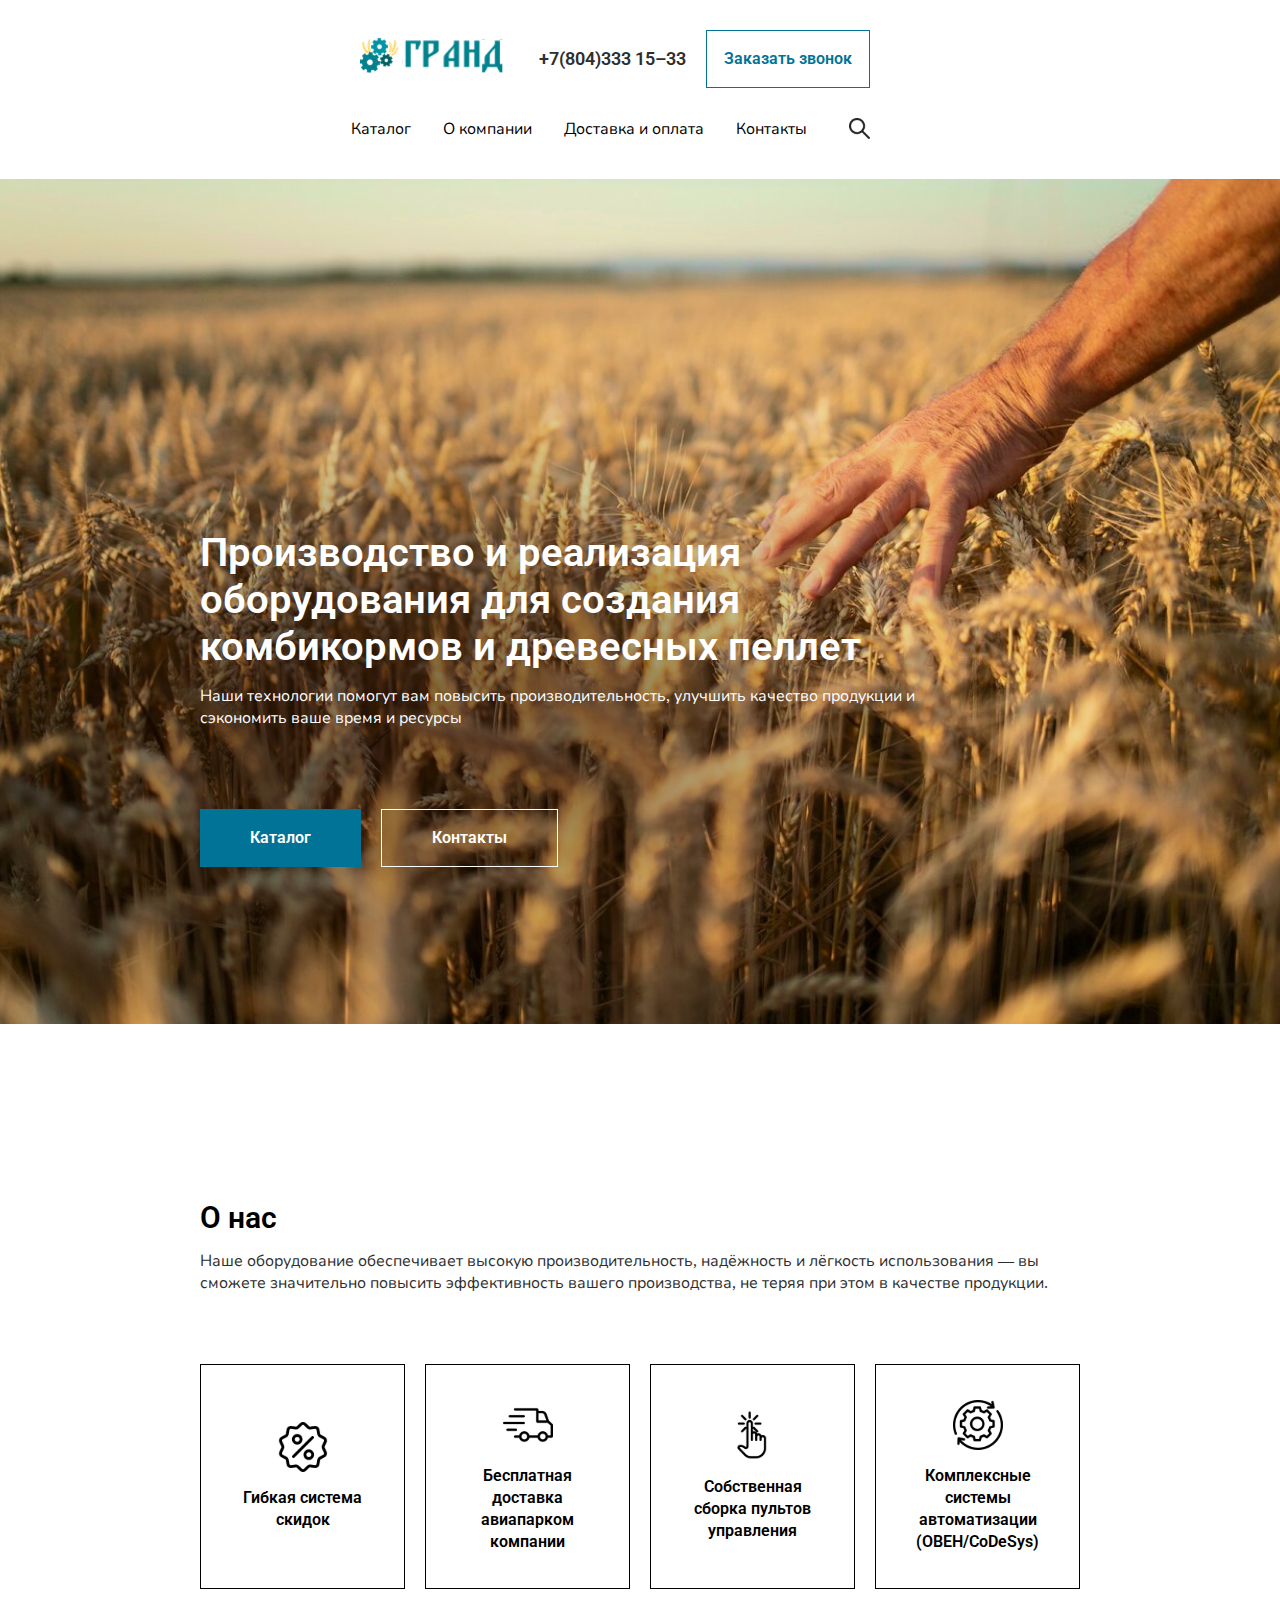
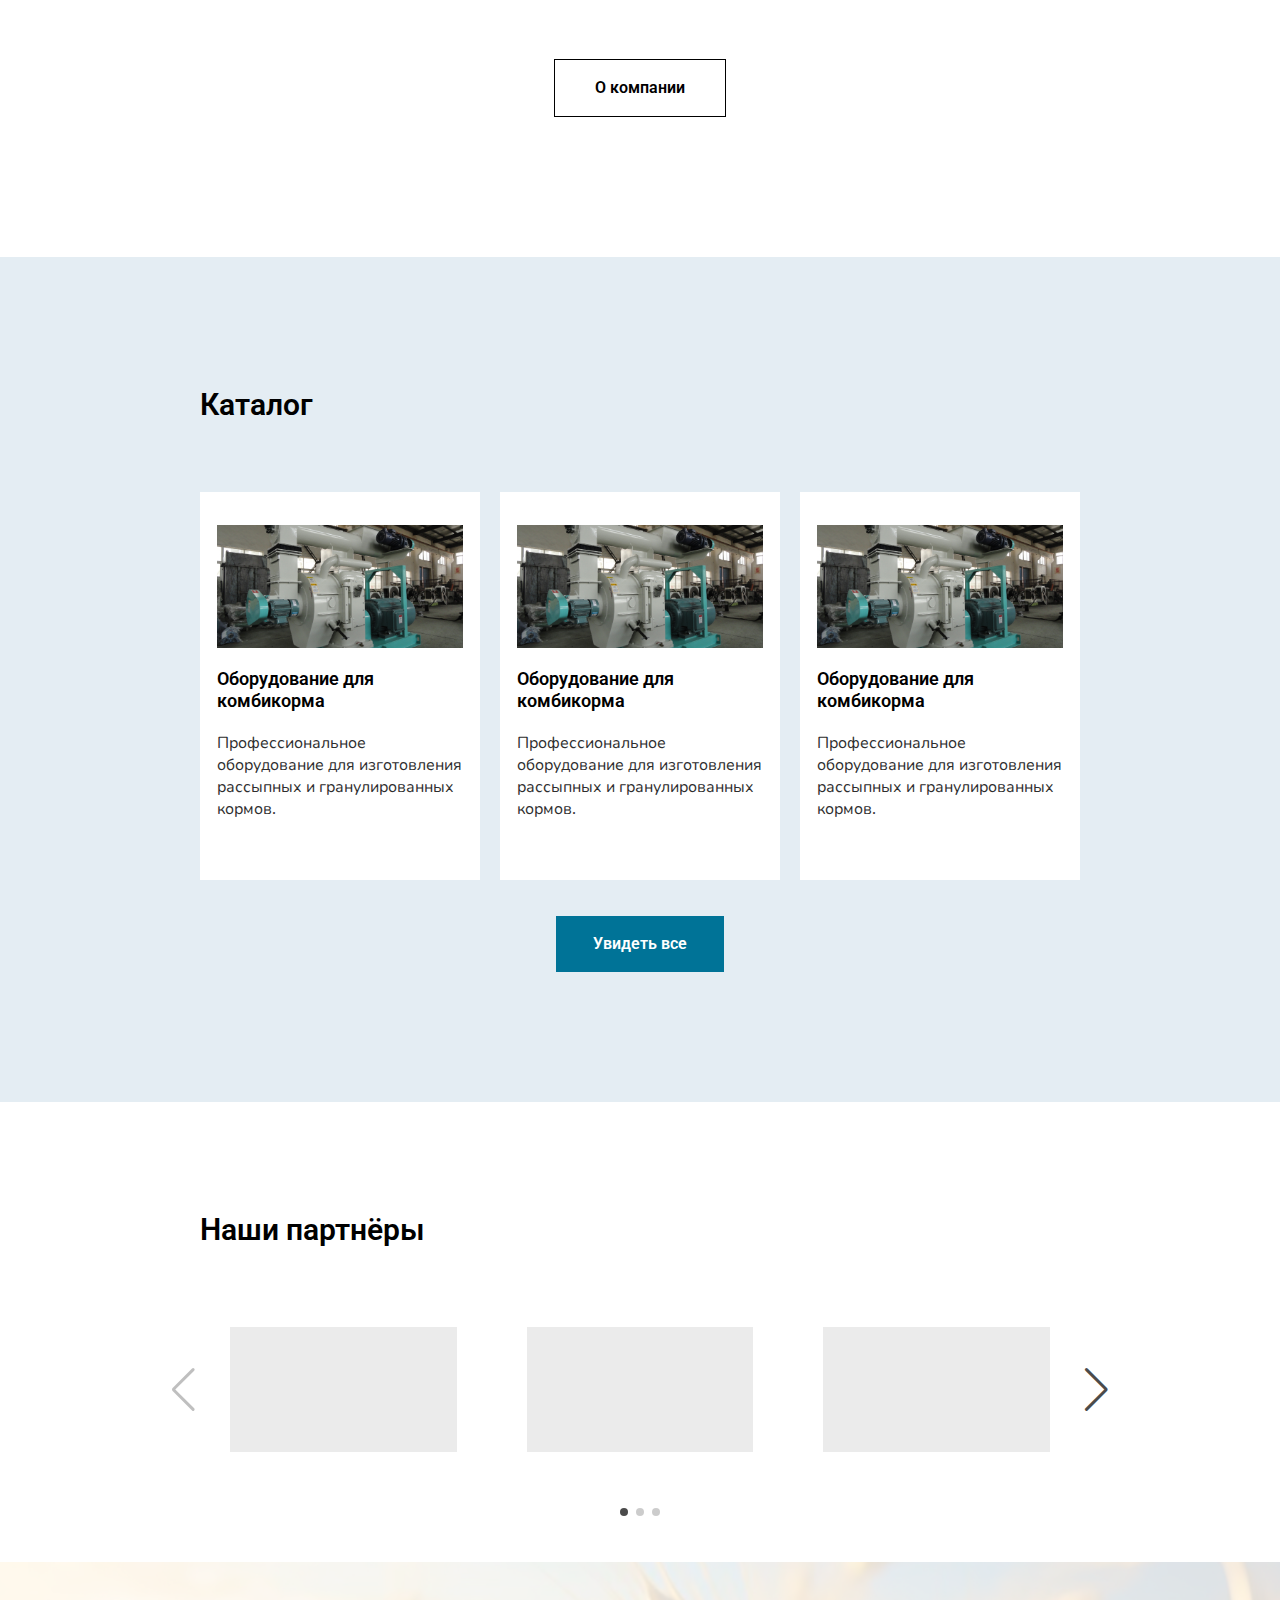
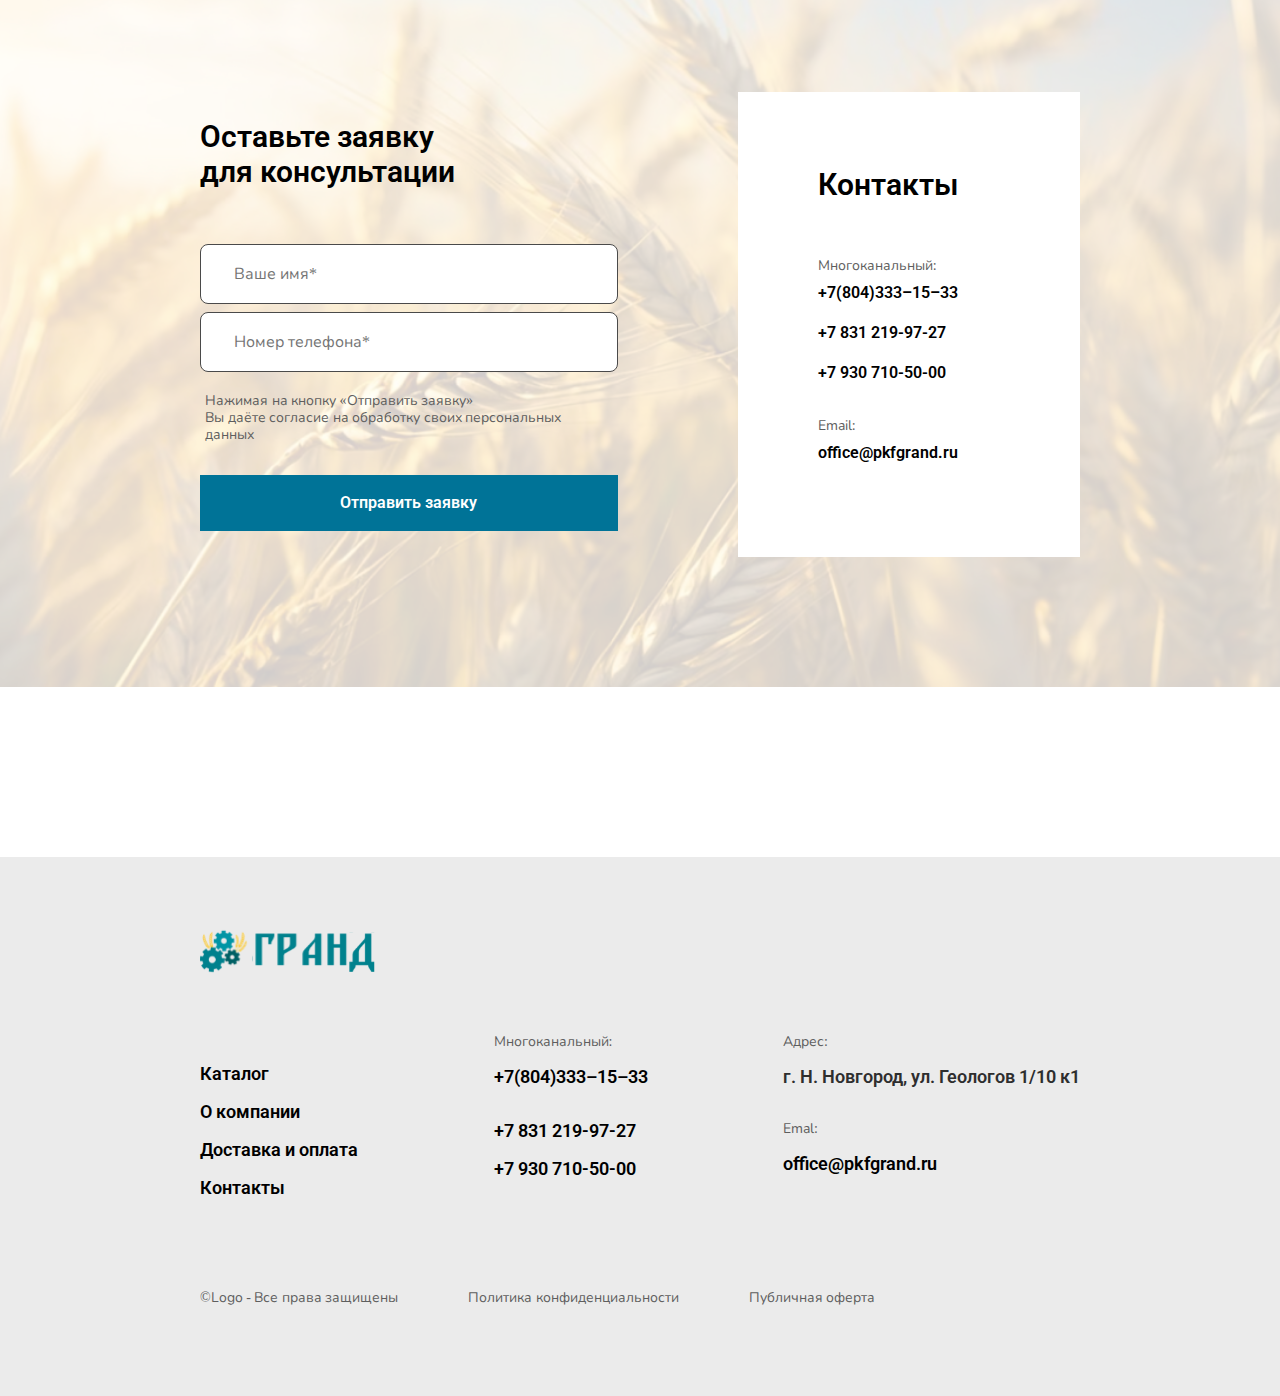
<file: index.html>
<!DOCTYPE html>
<html lang="en">

<head>
  <meta charset="UTF-8">
  <meta name="viewport" content="width=device-width, initial-scale=1.0">
  <title>Document</title>
  <link rel="stylesheet" href="./index.css">
  <link
    href="https://fonts.googleapis.com/css2?family=Nunito&family=Roboto:ital,wght@0,100;0,300;0,400;0,500;0,700;0,900;1,100;1,300;1,400;1,500;1,700;1,900&display=swap"
    rel="stylesheet">
  <link rel="stylesheet" href="https://cdn.jsdelivr.net/npm/swiper@11/swiper-bundle.min.css" />
</head>

<body>
  <header class="header">
    <div class="header__container">
      <a href="./index.html"><img src="./assets/img/icons/logo.svg" class="header__logo"></a>

      <div class="header__container gap20mob">
        <a href="tel:+78043331533" class="header__link phone">+7(804)333 15–33</a>
        <a href="#contacts" class="header__contacts btn clearBlue">Заказать звонок</a>
      </div>
    </div>
    <nav class="header__container">
      <a href="./catalog.html" class="header__link">Каталог</a>
      <a href="./about.html" class="header__link">О компании</a>
      <a href="./delivery.html" class="header__link">Доставка и оплата</a>
      <a href="./contats.html" class="header__link">Контакты</a>

      <div class="header__search">
        <input name="searchHeader" id="searchHeader">
        <button class="header__search-btn"></button>
      </div>
    </nav>

    <div class="header__container gap20">
      <a href="tel:+78043331533" class="header__link phone">+7(804)333 15–33</a>
      <a href="#contacts" class="header__contacts btn clearBlue">Заказать звонок</a>
    </div>
  </header>

  <header class="header-mobile">
    <a href="./index.html"><img src="./assets/img/icons/logo.svg" class="header-mobile__logo"></a>

    <a href="tel:+78043331533" class="header-mobile__toplink">+7(804)333 15–33</a>

    <div class="header-mobile__hambbtn">
      <span></span>
      <span></span>
      <span></span>
      <span></span>
    </div>

    <div class="header-mobile__container">
      <div class="header-mobile__search">
        <input placeholder="Поиск услуг или товаров">
        <button class="header-mobile__search-btn"></button>
      </div>

      <button class="btn header-mobile__btn">Заказать звонок</button>

      <nav class="header-mobile__nav">
        <a href="./catalog.html" class="header-mobile__link">Каталог</a>
        <a href="./about.html" class="header-mobile__link">О компании</a>
        <a href="./delivery.html" class="header-mobile__link">Доставка и оплата</a>
        <a href="./contats.html" class="header-mobile__link">Контакты</a>
      </nav>

      <div class="header-mobile__bottom">
        <span>Адрес:</span>
        <p class="header-mobile__link mb">г. Н. Новгород, ул. Геологов 1/10 к1</p>
        <span>Emal:</span>
        <p><a href="mailto:office@pkfgrand.ru" class="header-mobile__link">office@pkfgrand.ru</a></p>
      </div>
    </div>
  </header>


  <section class="mainOverlay">
    <img class="mainOverlay__img" src="./assets/img/mainOverlay.jpg" alt="колосья на лугу">

    <div class="mainOverlay__container">
      <h1 class="mainOverlay__title">Производство и реализация оборудования для создания комбикормов и древесных пеллет
      </h1>
      <h1 class="mainOverlay__title mob">Оборудование для создания комбикормов и древесных пеллет</h1>
      <p class="mainOverlay__text">Наши технологии помогут вам повысить производительность, улучшить качество продукции
        и сэкономить ваше время и ресурсы</p>
      <div class="mainOverlay__btns">
        <button class="btn mainOverlay__btn">Каталог</button>
        <button class="btn clearWhite mainOverlay__btn">Контакты</button>
      </div>
    </div>

  </section>

  <main class="content">
    <section class="aboutHome">
      <h2 class="aboutHome__title">О нас</h2>
      <p class="aboutHome__text">Наше оборудование обеспечивает высокую производительность, надёжность и лёгкость
        использования — вы сможете значительно повысить эффективность вашего производства, не теряя при этом в качестве
        продукции.</p>

      <div class="aboutHome__container">
        <div class="aboutHome__item">
          <img class="aboutHome__item-img" src="./assets/img/icons/sale.svg" alt="скидка">
          <h3 class="aboutHome__item-text">Гибкая система скидок</h3>
        </div>
        <div class="aboutHome__item">
          <img class="aboutHome__item-img" src="./assets/img/icons/delivery.svg" alt="скидка">
          <h3 class="aboutHome__item-text desc">Бесплатная доставка авиапарком компании</h3>
          <h3 class="aboutHome__item-text mob">Бесплатная доставка</h3>
        </div>
        <div class="aboutHome__item">
          <img class="aboutHome__item-img" src="./assets/img/icons/click.svg" alt="скидка">
          <h3 class="aboutHome__item-text">Собственная сборка пультов управления</h3>
        </div>
        <div class="aboutHome__item">
          <img class="aboutHome__item-img" src="./assets/img/icons/settings.svg" alt="скидка">
          <h3 class="aboutHome__item-text desc">Комплексные системы автоматизации (ОВЕН/CoDeSys)</h3>
          <h3 class="aboutHome__item-text mob">Cистемы автоматизации (ОВЕН/CoDeSys)</h3>
        </div>
      </div>

      <a href="./about.html" class="btn clearBlack aboutHome__btn">О компании</a>
    </section>

    <section class="catalogHome">
      <h2 class="catalogHome__title">Каталог</h2>

      <div class="catalogHome__container">
        <div class="catalogHome__item">
          <img class="catalogHome__item-img" src="./assets/img/Rectangle 4.jpg">
          <h3 class="catalogHome__item-title">Оборудование для комбикорма</h3>
          <p class="catalogHome__item-text">Профессиональное оборудование для изготовления рассыпных и гранулированных
            кормов.</p>
        </div>
        <div class="catalogHome__item">
          <img class="catalogHome__item-img" src="./assets/img/Rectangle 4.jpg">
          <h3 class="catalogHome__item-title">Оборудование для комбикорма</h3>
          <p class="catalogHome__item-text">Профессиональное оборудование для изготовления рассыпных и гранулированных
            кормов.</p>
        </div>
        <div class="catalogHome__item">
          <img class="catalogHome__item-img" src="./assets/img/Rectangle 4.jpg">
          <h3 class="catalogHome__item-title">Оборудование для комбикорма</h3>
          <p class="catalogHome__item-text">Профессиональное оборудование для изготовления рассыпных и гранулированных
            кормов.</p>
        </div>
      </div>


      <div class="swiper catalogHome__swiper">
        <div class="swiper-wrapper">
          <div class="swiper-slide catalogHome__item">
            <img class="catalogHome__item-img" src="./assets/img/Rectangle 4.jpg">
            <h3 class="catalogHome__item-title">Оборудование для комбикорма</h3>
            <p class="catalogHome__item-text">Профессиональное оборудование для изготовления рассыпных и гранулированных
              кормов.</p>
          </div>
          <div class="swiper-slide catalogHome__item">
            <img class="catalogHome__item-img" src="./assets/img/Rectangle 4.jpg">
            <h3 class="catalogHome__item-title">Оборудование для комбикорма</h3>
            <p class="catalogHome__item-text">Профессиональное оборудование для изготовления рассыпных и гранулированных
              кормов.</p>
          </div>
          <div class="swiper-slide catalogHome__item">
            <img class="catalogHome__item-img" src="./assets/img/Rectangle 4.jpg">
            <h3 class="catalogHome__item-title">Оборудование для комбикорма</h3>
            <p class="catalogHome__item-text">Профессиональное оборудование для изготовления рассыпных и гранулированных
              кормов.</p>
          </div>
        </div>
      </div>

      <button class="btn catalogHome__btn">Увидеть все</button>
    </section>

    <section class="partners">
      <h2 class="partners__title">Наши партнёры</h2>
      <div class="swiper sliderPartners">
        <div class="swiper-wrapper">
          <div class="swiper-slide partners__slide"></div>
          <div class="swiper-slide partners__slide"></div>
          <div class="swiper-slide partners__slide"></div>
          <div class="swiper-slide partners__slide"></div>
          <div class="swiper-slide partners__slide"></div>
        </div>
        <div class="swiper-button-next"></div>
        <div class="swiper-button-prev"></div>
        <div class="swiper-pagination"></div>
      </div>
    </section>

    <section class="contacts" id="contacts">
      <img class="contacts__img" src="./assets/img/contactsOverlay.jpg" alt="колосья на лугу">
      <div class="contacts__container">
        <form class="contacts__form">
          <h2 class="contacts__title">Оставьте заявку для консультации</h2>
          <input class="contacts__input" placeholder="Ваше имя*">
          <input class="contacts__input last" placeholder="Номер телефона*">
          <a href="./policy.html" class="contacts__policy">Нажимая на кнопку «Отправить заявку»<br>Вы даёте согласие на
            обработку
            своих персональных данных</a>
          <button class="contacts__btn btn">Отправить заявку</button>
        </form>

        <div class="contacts__content">
          <h2 class="contacts__title">Контакты</h2>
          <span>Многоканальный:</span>
          <a href="tel:+78043331533">+7(804)333–15–33</a>
          <a href="tel:+78312199727">+7 831 219-97-27</a>
          <a class="last" href="tel:+79307105000">+7 930 710-50-00</a>
          <span>Email:</span>
          <a href="mailto:office@pkfgrand.ru">office@pkfgrand.ru</a>
        </div>
      </div>
    </section>
  </main>

  <footer class="footer">
    <img class="footer__logo" src="./assets/img/icons/logo.svg" alt="лого компании гранд">
    <div class="footer__content">
      <nav class="footer__container">
        <a href="./catalog.html" class="footer__link">Каталог</a>
        <a href="./about.html" class="footer__link">О компании</a>
        <a href="./delivery.html" class="footer__link">Доставка и оплата</a>
        <a href="./contats.html" class="footer__link">Контакты</a>
      </nav>
      <div class="footer__container">
        <span>Многоканальный:</span>
        <a href="tel:+78043331533" class="footer__link mb">+7(804)333–15–33</a>
        <a href="tel:+78312199727" class="footer__link">+7 831 219-97-27</a>
        <a href="tel:+79307105000" class="footer__link">+7 930 710-50-00</a>
      </div>
      <div class="footer__container">
        <span>Адрес:</span>
        <p class="footer__link mb">г. Н. Новгород, ул. Геологов 1/10 к1</p>
        <span>Emal:</span>
        <a href="mailto:office@pkfgrand.ru" class="footer__link">office@pkfgrand.ru</a>
      </div>
    </div>
    <div class="footer__content bottom">
      <p class="footer__footnote">©Logo - Все права защищены</p>
      <p class="footer__footnote">Политика конфиденциальности</p>
      <p class="footer__footnote">Публичная оферта</p>
    </div>
  </footer>

  <script src="./index.js"></script>
  <!-- Swiper JS -->
  <script src="https://cdn.jsdelivr.net/npm/swiper@11/swiper-bundle.min.js"></script>

  <!-- Initialize Swiper -->
  <script>
    var swiper = new Swiper(".sliderPartners", {
      grabCursor: true,
      slidesPerView: window.innerWidth < 960 ? 1 : 3,
      spaceBetween: 70,
      pagination: {
        el: ".swiper-pagination",
      },
      navigation: {
        nextEl: ".swiper-button-next",
        prevEl: ".swiper-button-prev",
      },
    });

    var swiper = new Swiper(".catalogHome__swiper", {
      grabCursor: true,
      freeMode: true,
      slidesPerView: 'auto',
      spaceBetween: 8
    });
  </script>
</body>

</html>
</file>
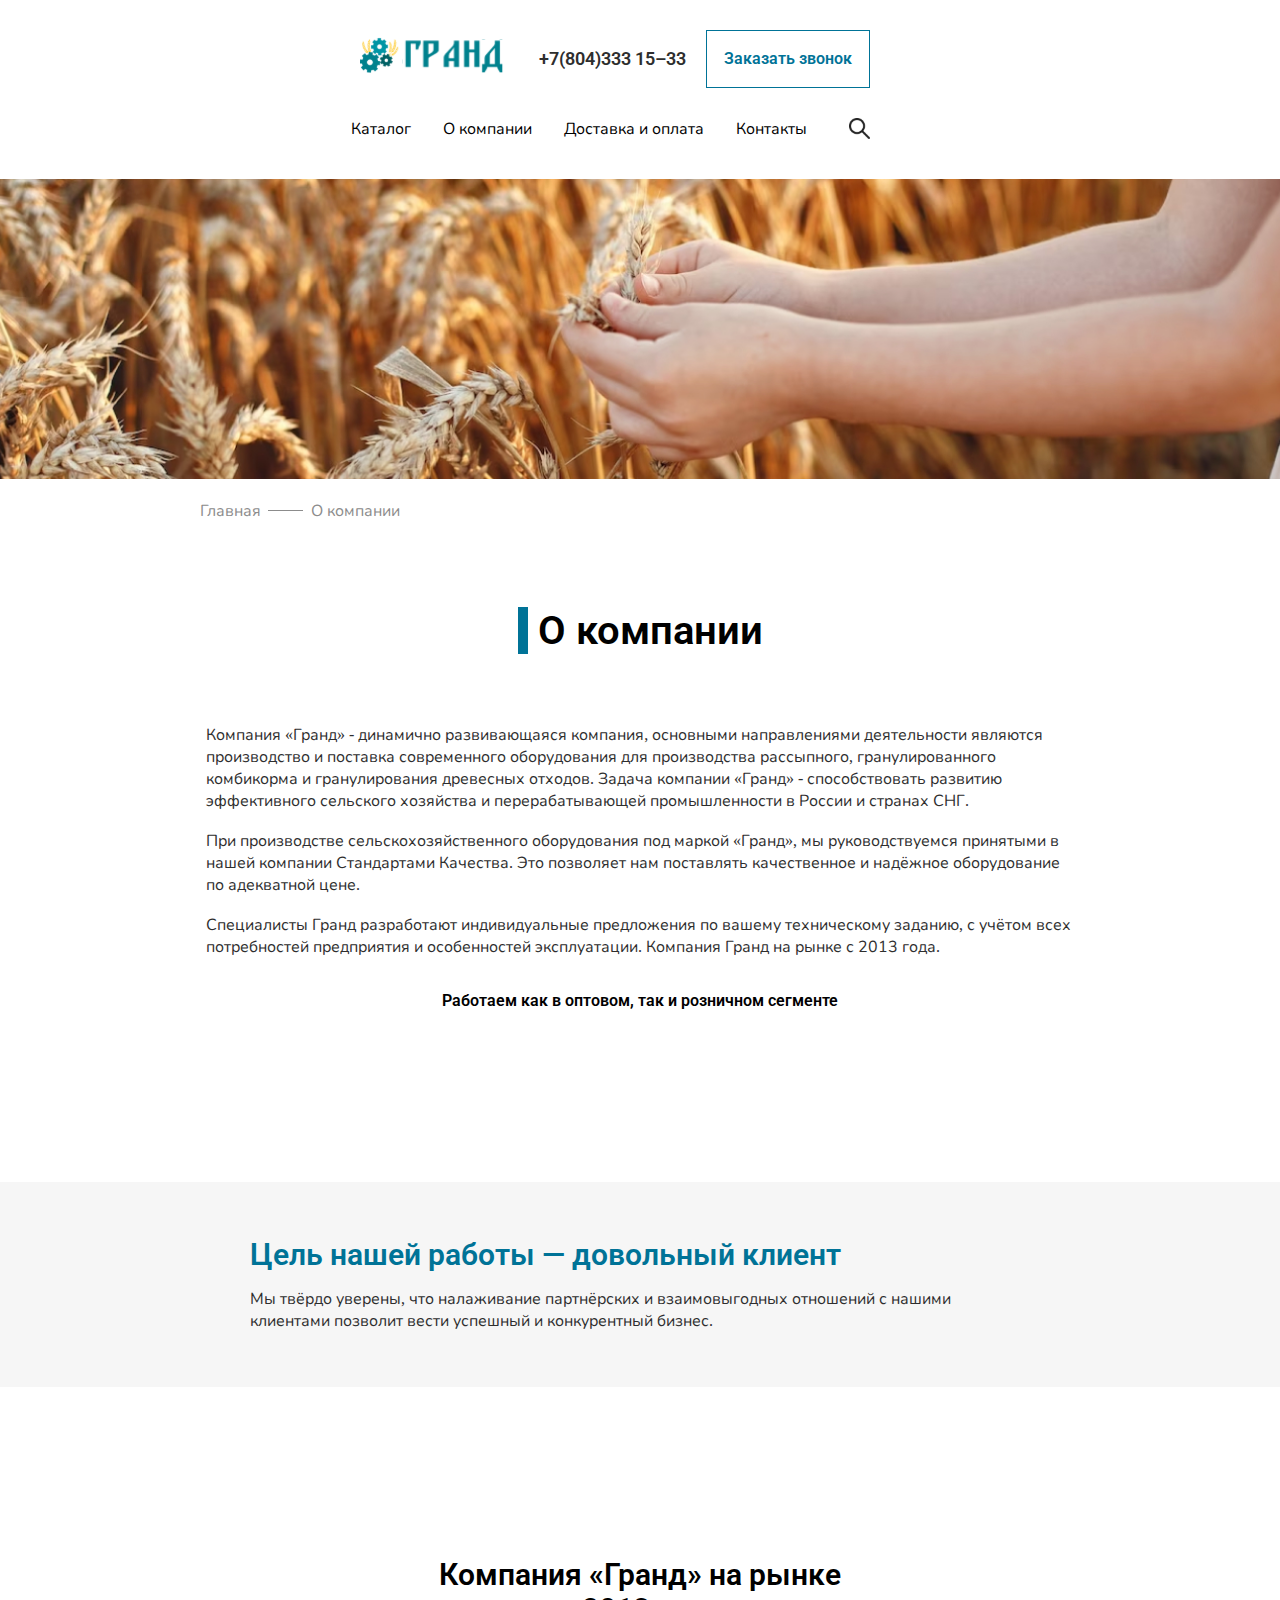
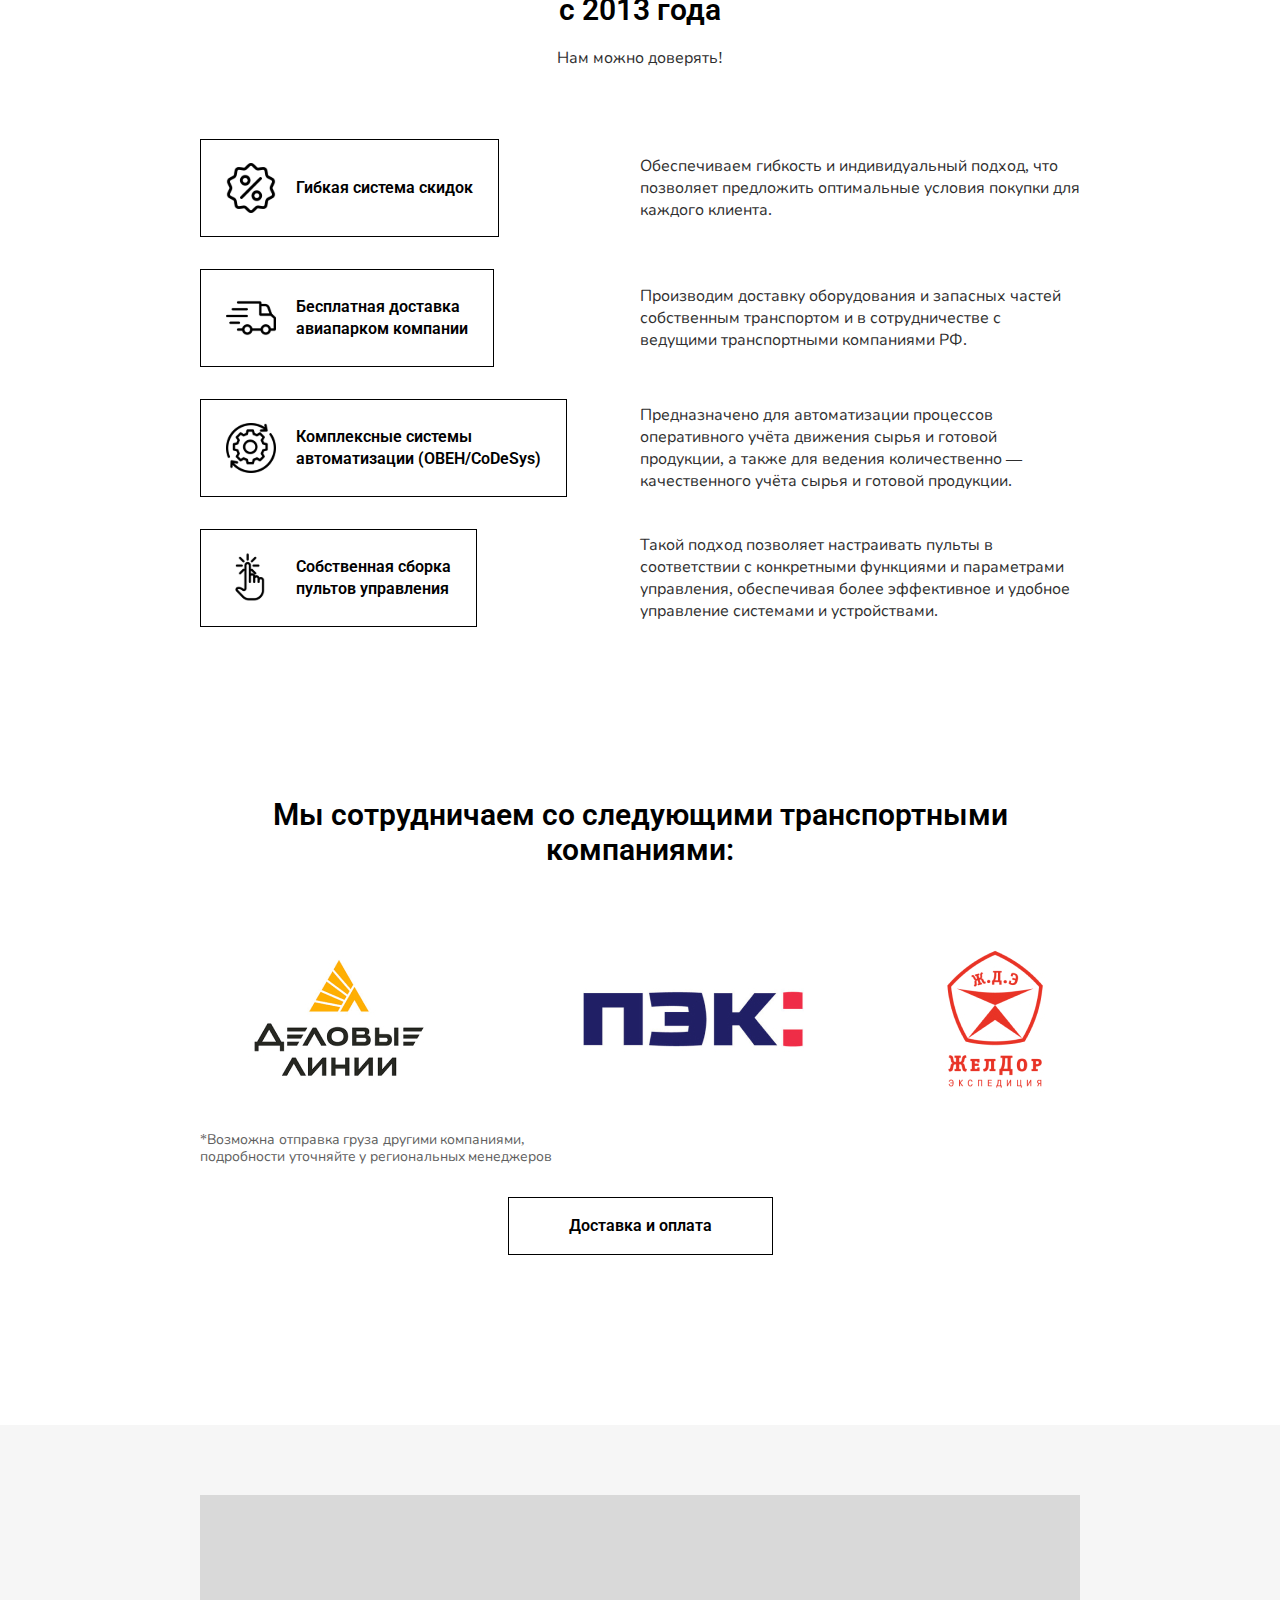
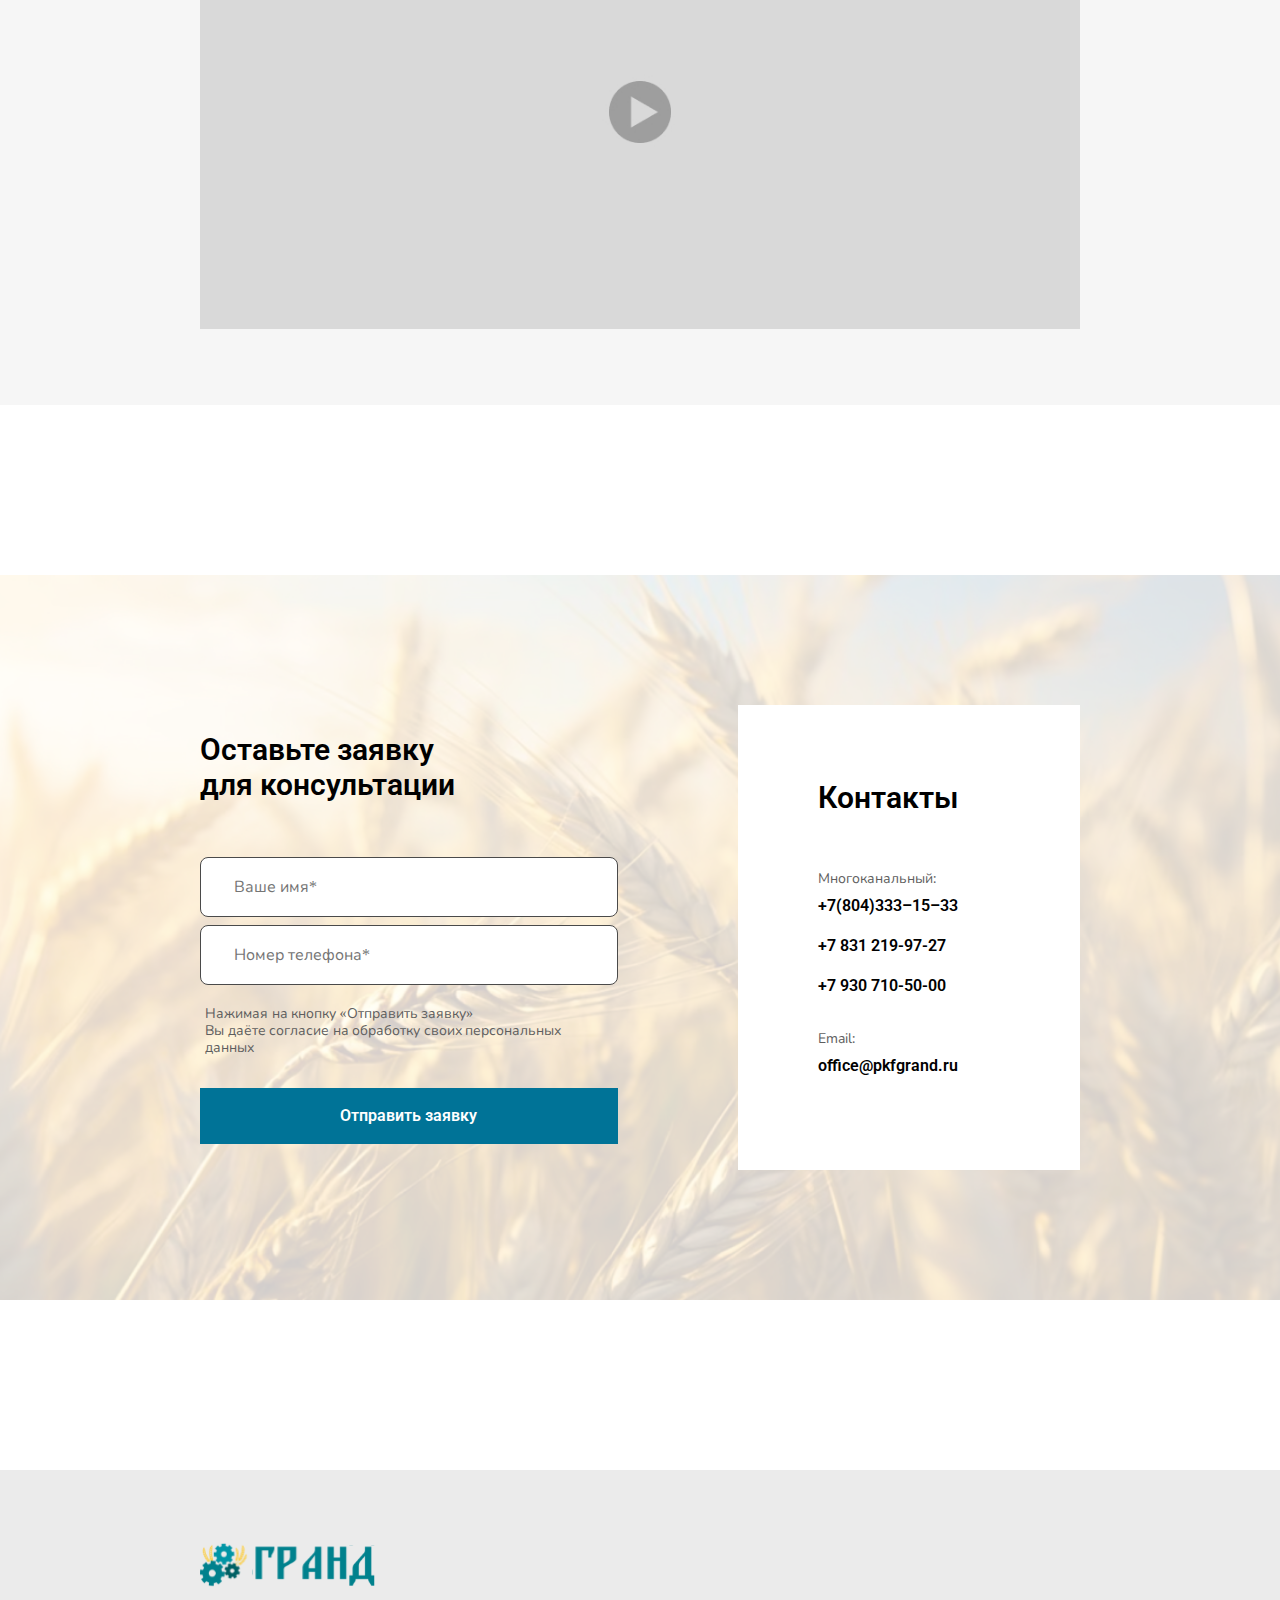
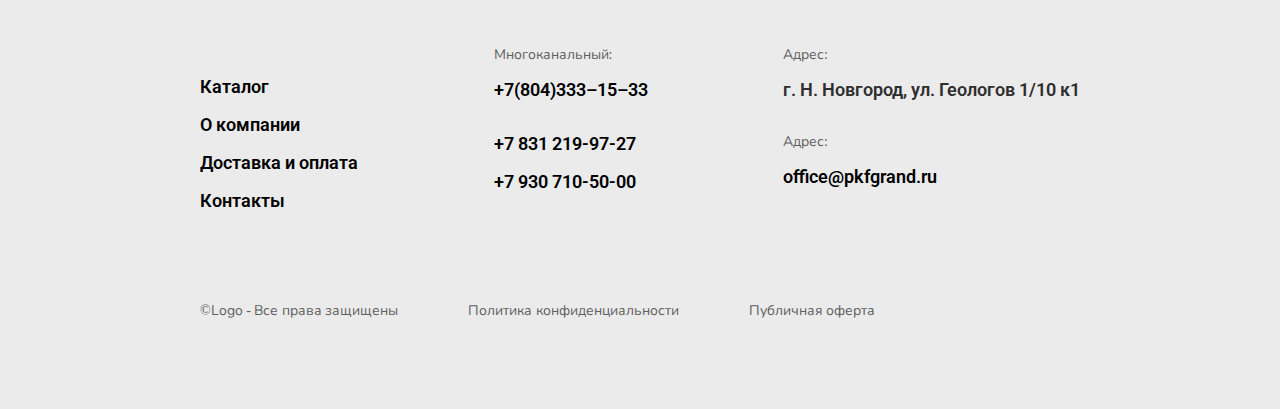
<file: about.html>
<!DOCTYPE html>
<html lang="en">

<head>
  <meta charset="UTF-8">
  <meta name="viewport" content="width=device-width, initial-scale=1.0">
  <title>Document</title>
  <link rel="stylesheet" href="./index.css">
  <link
    href="https://fonts.googleapis.com/css2?family=Nunito&family=Roboto:ital,wght@0,100;0,300;0,400;0,500;0,700;0,900;1,100;1,300;1,400;1,500;1,700;1,900&display=swap"
    rel="stylesheet">
  <link rel="stylesheet" href="https://cdn.jsdelivr.net/npm/swiper@11/swiper-bundle.min.css" />
</head>

<body>
  <header class="header">
    <div class="header__container">
      <a href="./index.html"><img src="./assets/img/icons/logo.svg" class="header__logo"></a>

      <div class="header__container gap20mob">
        <a href="tel:+78043331533" class="header__link phone">+7(804)333 15–33</a>
        <a href="#contacts" class="header__contacts btn clearBlue">Заказать звонок</a>
      </div>
    </div>
    <nav class="header__container">
      <a href="./catalog.html" class="header__link">Каталог</a>
      <a href="./about.html" class="header__link">О компании</a>
      <a href="./delivery.html" class="header__link">Доставка и оплата</a>
      <a href="./contats.html" class="header__link">Контакты</a>

      <div class="header__search">
        <input name="searchHeader" id="searchHeader">
        <button class="header__search-btn"></button>
      </div>
    </nav>

    <div class="header__container gap20">
      <a href="tel:+78043331533" class="header__link phone">+7(804)333 15–33</a>
      <a href="#contacts" class="header__contacts btn clearBlue">Заказать звонок</a>
    </div>
  </header>

  <header class="header-mobile">
    <a href="./index.html"><img src="./assets/img/icons/logo.svg" class="header-mobile__logo"></a>

    <a href="tel:+78043331533" class="header-mobile__toplink">+7(804)333 15–33</a>

    <div class="header-mobile__hambbtn">
      <span></span>
      <span></span>
      <span></span>
      <span></span>
    </div>

    <div class="header-mobile__container">
      <div class="header-mobile__search">
        <input placeholder="Поиск услуг или товаров">
        <button class="header-mobile__search-btn"></button>
      </div>

      <button class="btn header-mobile__btn">Заказать звонок</button>

      <nav class="header-mobile__nav">
        <a href="./catalog.html" class="header-mobile__link">Каталог</a>
        <a href="./about.html" class="header-mobile__link">О компании</a>
        <a href="./delivery.html" class="header-mobile__link">Доставка и оплата</a>
        <a href="./contats.html" class="header-mobile__link">Контакты</a>
      </nav>

      <div class="header-mobile__bottom">
        <span>Адрес:</span>
        <p class="header-mobile__link mb">г. Н. Новгород, ул. Геологов 1/10 к1</p>
        <span>Emal:</span>
        <p><a href="mailto:office@pkfgrand.ru" class="header-mobile__link">office@pkfgrand.ru</a></p>
      </div>
    </div>
  </header>


  <main class="content">
    <img class="overlay" src="./assets/img/aboutOverlay.jpg" alt="колосья на лугу">

    <div class="breadcumbs">
      <a href="./index.html">Главная</a>
      <a href="#">О компании</a>
    </div>

    <section class="about">
      <h1 class="title about__title">О компании</h1>
      <p class="about__text">Компания «Гранд» - динамично развивающаяся компания, основными направлениями деятельности
        являются производство и поставка современного оборудования для производства рассыпного, гранулированного
        комбикорма и гранулирования древесных отходов. Задача компании «Гранд» - способствовать развитию эффективного
        сельского хозяйства и перерабатывающей промышленности в России и странах СНГ.</p>
      <p class="about__text">При производстве сельскохозяйственного оборудования под маркой «Гранд», мы руководствуемся
        принятыми в нашей компании Стандартами Качества. Это позволяет нам поставлять качественное и надёжное
        оборудование по адекватной цене.</p>
      <p class="about__text">Специалисты Гранд разработают индивидуальные предложения по вашему техническому заданию, с
        учётом всех потребностей предприятия и особенностей эксплуатации. Компания Гранд на рынке с 2013 года.</p>
      <h4 class="about__footnote">Работаем как в оптовом, так и розничном сегменте</h4>
    </section>

    <section class="target">
      <h2 class="target__title">Цель нашей работы — довольный клиент</h2>
      <p>Мы твёрдо уверены, что налаживание партнёрских и взаимовыгодных отношений с нашими клиентами позволит вести
        успешный и конкурентный бизнес.</p>
    </section>

    <section class="term">
      <div class="term__desc">
        <h2 class="term__title">Компания «Гранд» на рынке с 2013 года</h2>
        <p>Нам можно доверять!</p>
      </div>

      <div class="term__table">
        <div class="term__item">
          <div class="term__left first">
            <img class="term__img" src="./assets/img/icons/sale.svg">
            <h2 class="term__subtitle">Гибкая система скидок</h2>
          </div>

          <p class="term__right">
            Обеспечиваем гибкость и индивидуальный подход, что позволяет предложить оптимальные условия покупки
            для каждого клиента.
          </p>
        </div>
        <div class="term__item">
          <div class="term__left">
            <img class="term__img" src="./assets/img/icons/delivery.svg">
            <h2 class="term__subtitle">Бесплатная доставка<br>авиапарком компании</h2>
          </div>

          <p class="term__right">Производим доставку оборудования и запасных частей собственным транспортом и в сотрудничестве с ведущими транспортными компаниями РФ.</p>
        </div>
        <div class="term__item">
          <div class="term__left">
            <img class="term__img" src="./assets/img/icons/settings.svg">
            <h2 class="term__subtitle">Комплексные системы<br>автоматизации (ОВЕН/CoDeSys)</h2>
          </div>

          <p class="term__right">Предназначено для автоматизации процессов оперативного учёта движения сырья и готовой продукции, а также для ведения количественно — качественного учёта сырья и готовой продукции.</p>
        </div>
        <div class="term__item">
          <div class="term__left">
            <img class="term__img" src="./assets/img/icons/click.svg">
            <h2 class="term__subtitle">Собственная сборка<br>пультов управления</h2>
          </div>

          <p class="term__right">Такой подход позволяет настраивать пульты в соответствии с конкретными функциями и параметрами управления, обеспечивая более эффективное и удобное управление системами и устройствами.</p>
        </div>
      </div>
    </section>

    <section class="aboutPartners">
      <h2 class="aboutPartners__title">Мы сотрудничаем со следующими транспортными компаниями:</h2>

      <div class="aboutPartners__container">
        <img class="aboutPartners__img" src="./assets/img/partner1.jpg">
        <img class="aboutPartners__img" src="./assets/img/partner2.jpg">
        <img class="aboutPartners__img" src="./assets/img/partner3.jpg">
      </div>

      <span class="aboutPartners__footnote">*Возможна отправка груза другими компаниями,<br>подробности уточняйте у региональных менеджеров</span>
    
      <a href="./delivery.html" class="btn clearBlack aboutPartners__btn">Доставка и оплата</a>
    </section>

    <section class="aboutVideo">
      <img class="aboutVideo__video" src="./assets/img/videoZagl.jpg">
    </section>

    <section class="contacts" id="contacts">
      <img class="contacts__img" src="./assets/img/contactsOverlay.jpg" alt="колосья на лугу">
      <div class="contacts__container">
        <form class="contacts__form">
          <h2 class="contacts__title">Оставьте заявку для консультации</h2>
          <input class="contacts__input" placeholder="Ваше имя*">
          <input class="contacts__input last" placeholder="Номер телефона*">
          <a href="./policy.html" class="contacts__policy">Нажимая на кнопку «Отправить заявку»<br>Вы даёте согласие на
            обработку
            своих персональных данных</a>
          <button class="contacts__btn btn">Отправить заявку</button>
        </form>

        <div class="contacts__content">
          <h2 class="contacts__title">Контакты</h2>
          <span>Многоканальный:</span>
          <a href="tel:+78043331533">+7(804)333–15–33</a>
          <a href="tel:+78312199727">+7 831 219-97-27</a>
          <a class="last" href="tel:+79307105000">+7 930 710-50-00</a>
          <span>Email:</span>
          <a href="mailto:office@pkfgrand.ru">office@pkfgrand.ru</a>
        </div>
      </div>
    </section>
  </main>

  <footer class="footer">
    <img class="footer__logo" src="./assets/img/icons/logo.svg" alt="лого компании гранд">
    <div class="footer__content">
      <nav class="footer__container">
        <a href="./catalog.html" class="footer__link">Каталог</a>
        <a href="./about.html" class="footer__link">О компании</a>
        <a href="./delivery.html" class="footer__link">Доставка и оплата</a>
        <a href="./contats.html" class="footer__link">Контакты</a>
      </nav>
      <div class="footer__container">
        <span>Многоканальный:</span>
        <a href="tel:+78043331533" class="footer__link mb">+7(804)333–15–33</a>
        <a href="tel:+78312199727" class="footer__link">+7 831 219-97-27</a>
        <a href="tel:+79307105000" class="footer__link">+7 930 710-50-00</a>
      </div>
      <div class="footer__container">
        <span>Адрес:</span>
        <p class="footer__link mb">г. Н. Новгород, ул. Геологов 1/10 к1</p>
        <span>Адрес:</span>
        <a href="mailto:office@pkfgrand.ru" class="footer__link">office@pkfgrand.ru</a>
      </div>
    </div>
    <div class="footer__content bottom">
      <p class="footer__footnote">©Logo - Все права защищены</p>
      <p class="footer__footnote">Политика конфиденциальности</p>
      <p class="footer__footnote">Публичная оферта</p>
    </div>
  </footer>

  <script src="./index.js"></script>
</body>

</html>
</file>
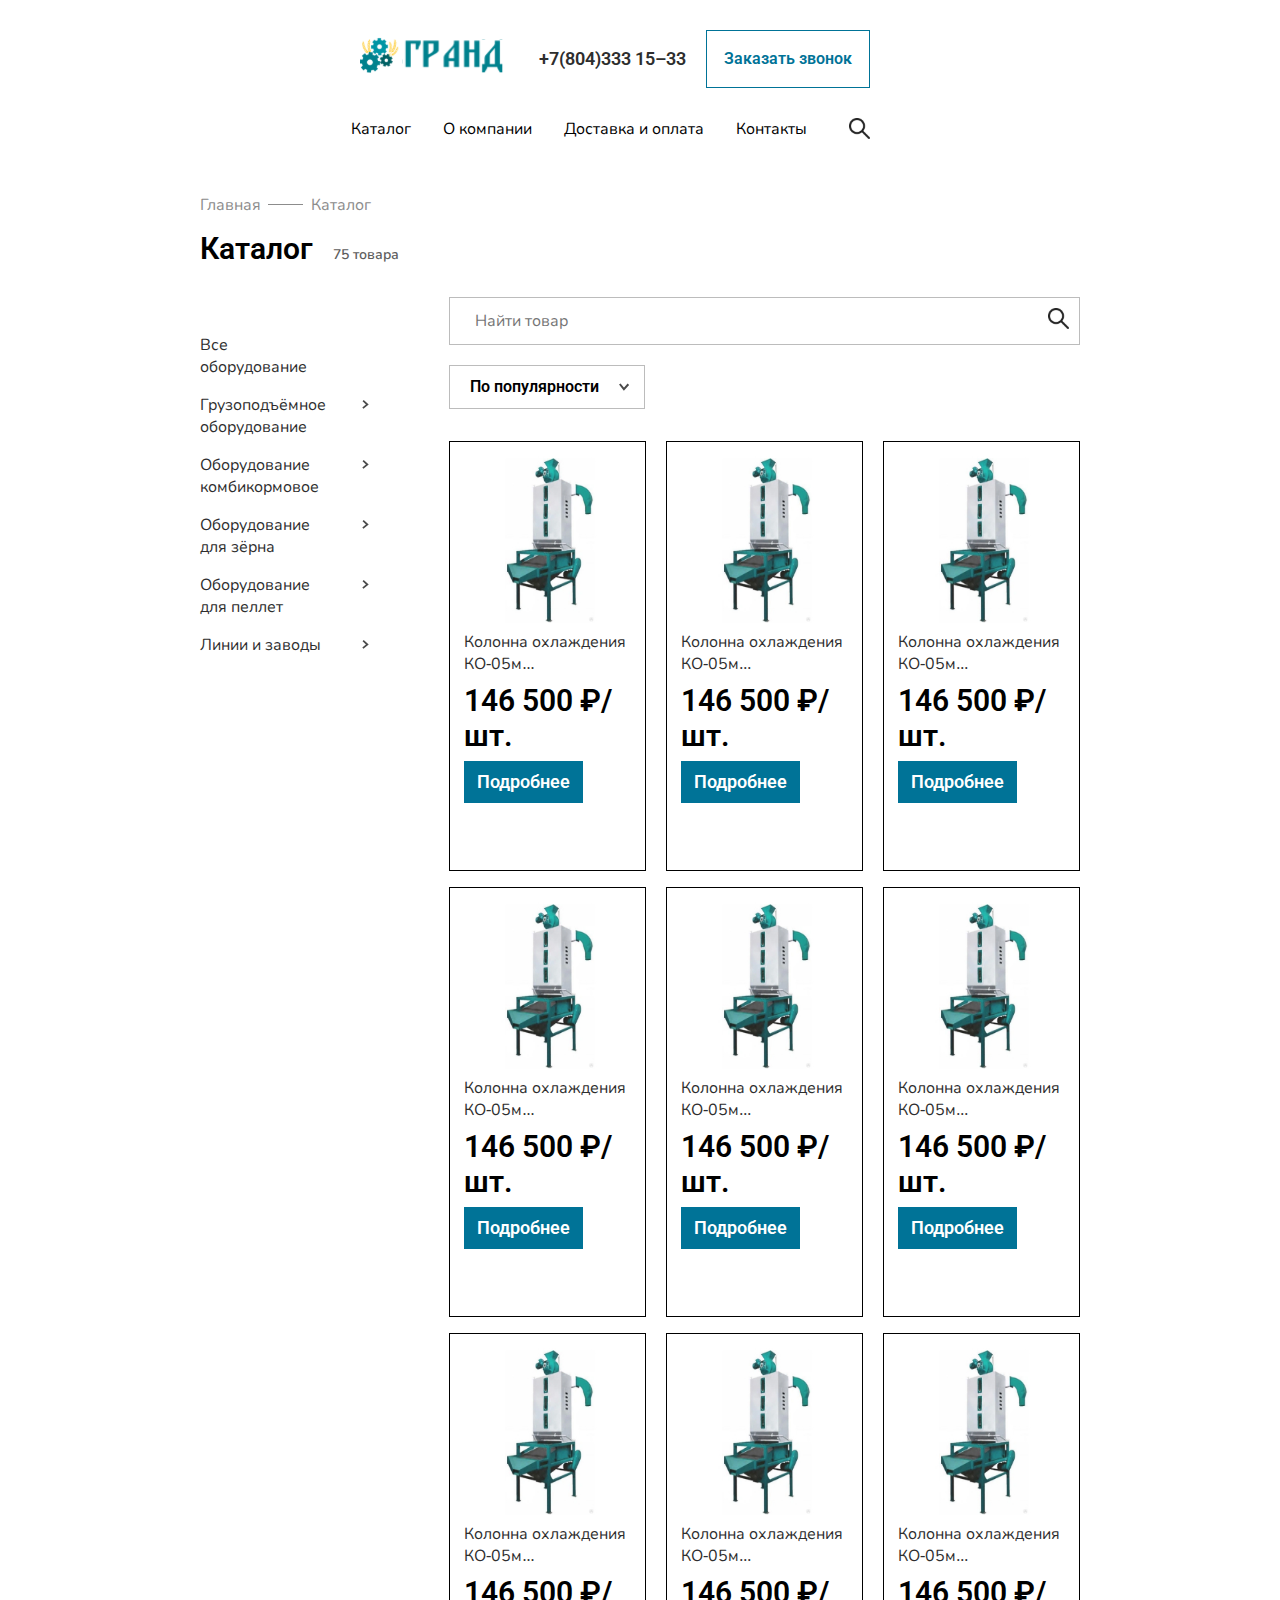
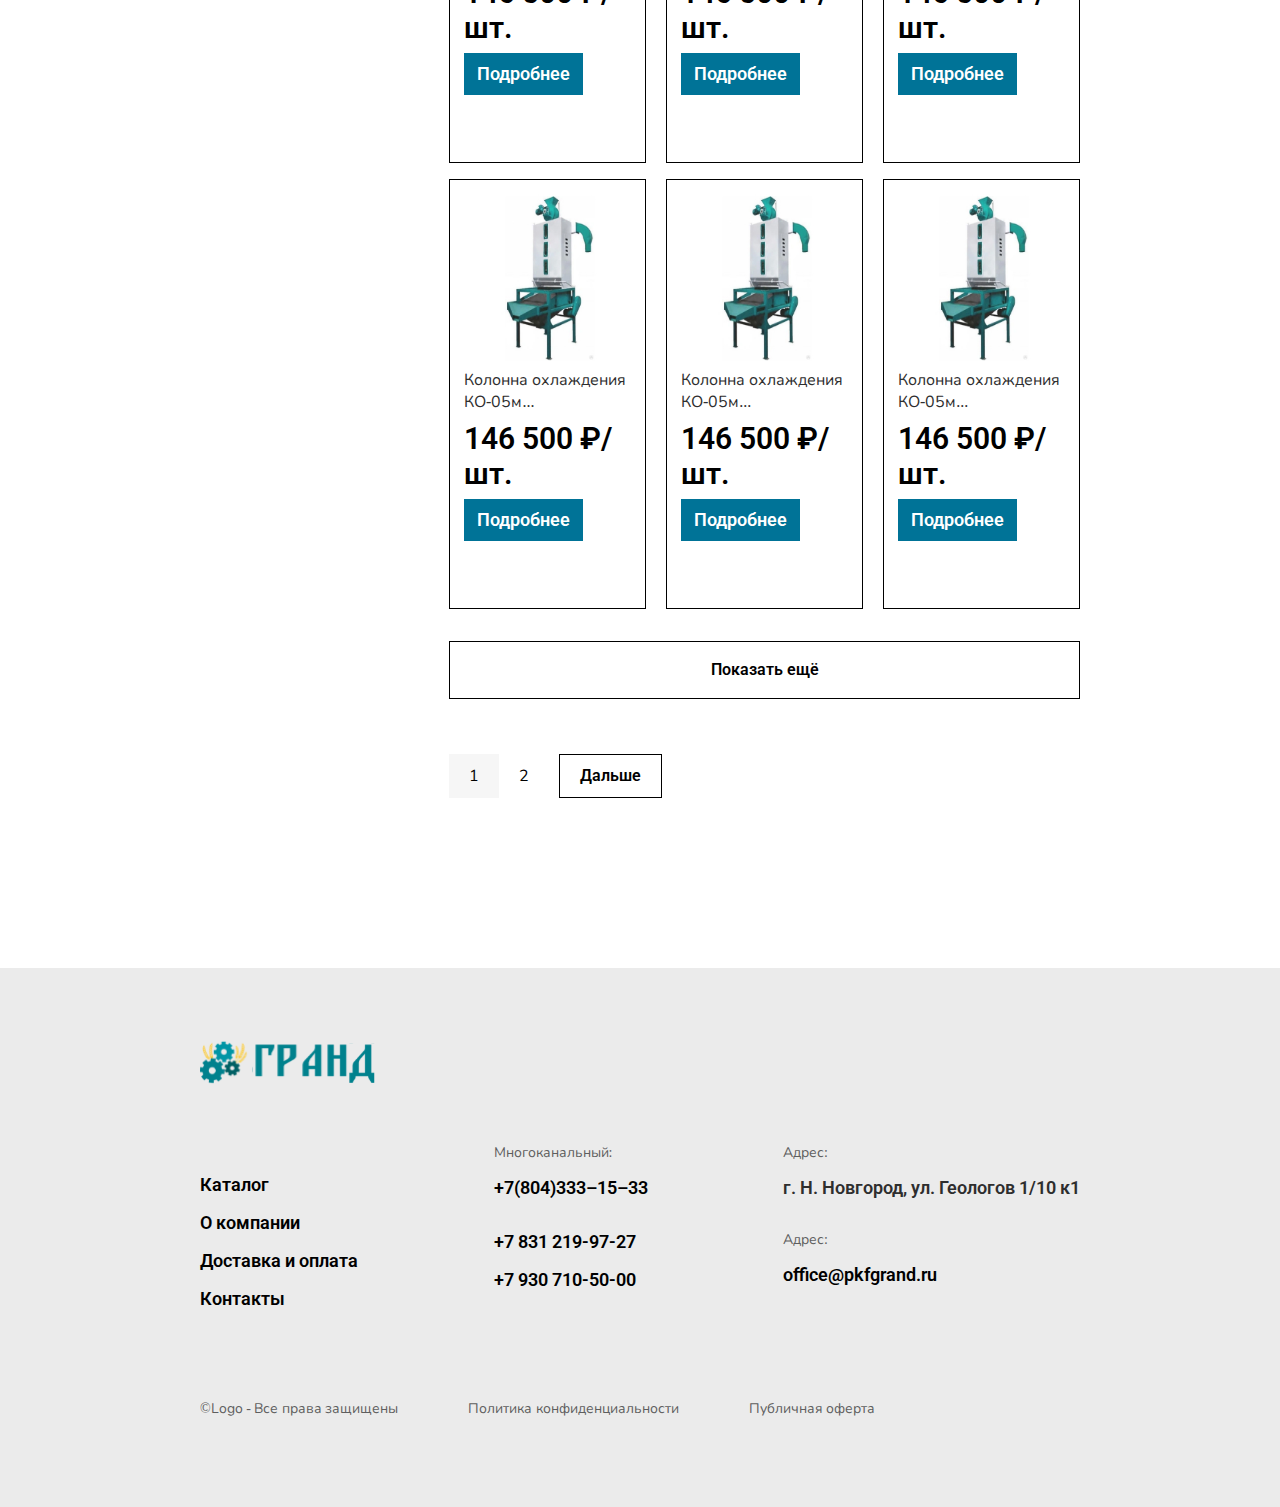
<file: catalog.html>
<!DOCTYPE html>
<html lang="en">

<head>
  <meta charset="UTF-8">
  <meta name="viewport" content="width=device-width, initial-scale=1.0">
  <title>Document</title>
  <link rel="stylesheet" href="./index.css">
  <link
    href="https://fonts.googleapis.com/css2?family=Nunito&family=Roboto:ital,wght@0,100;0,300;0,400;0,500;0,700;0,900;1,100;1,300;1,400;1,500;1,700;1,900&display=swap"
    rel="stylesheet">
  <link rel="stylesheet" href="https://cdn.jsdelivr.net/npm/swiper@11/swiper-bundle.min.css" />
</head>

<body>
  <header class="header">
    <div class="header__container">
      <a href="./index.html"><img src="./assets/img/icons/logo.svg" class="header__logo"></a>

      <div class="header__container gap20mob">
        <a href="tel:+78043331533" class="header__link phone">+7(804)333 15–33</a>
        <a href="#contacts" class="header__contacts btn clearBlue">Заказать звонок</a>
      </div>
    </div>
    <nav class="header__container">
      <a href="./catalog.html" class="header__link">Каталог</a>
      <a href="./about.html" class="header__link">О компании</a>
      <a href="./delivery.html" class="header__link">Доставка и оплата</a>
      <a href="./contats.html" class="header__link">Контакты</a>

      <div class="header__search">
        <input name="searchHeader" id="searchHeader">
        <button class="header__search-btn"></button>
      </div>
    </nav>

    <div class="header__container gap20">
      <a href="tel:+78043331533" class="header__link phone">+7(804)333 15–33</a>
      <a href="#contacts" class="header__contacts btn clearBlue">Заказать звонок</a>
    </div>
  </header>

  <header class="header-mobile">
    <a href="./index.html"><img src="./assets/img/icons/logo.svg" class="header-mobile__logo"></a>

    <a href="tel:+78043331533" class="header-mobile__toplink">+7(804)333 15–33</a>

    <div class="header-mobile__hambbtn">
      <span></span>
      <span></span>
      <span></span>
      <span></span>
    </div>

    <div class="header-mobile__container">
      <div class="header-mobile__search">
        <input placeholder="Поиск услуг или товаров">
        <button class="header-mobile__search-btn"></button>
      </div>

      <button class="btn header-mobile__btn">Заказать звонок</button>

      <nav class="header-mobile__nav">
        <a href="./catalog.html" class="header-mobile__link">Каталог</a>
        <a href="./about.html" class="header-mobile__link">О компании</a>
        <a href="./delivery.html" class="header-mobile__link">Доставка и оплата</a>
        <a href="./contats.html" class="header-mobile__link">Контакты</a>
      </nav>

      <div class="header-mobile__bottom">
        <span>Адрес:</span>
        <p class="header-mobile__link mb">г. Н. Новгород, ул. Геологов 1/10 к1</p>
        <span>Emal:</span>
        <p><a href="mailto:office@pkfgrand.ru" class="header-mobile__link">office@pkfgrand.ru</a></p>
      </div>
    </div>
  </header>

  <main class="content">
    <div class="breadcumbs">
      <a href="./index.html">Главная</a>
      <a href="#">Каталог</a>
    </div>

    <section class="catalogPage">
      <h2 class="catalogPage__title">Каталог<span>75 товара</span></h2>

      <div class="catalogPage__container">
        <div class="catalogPage__sidebar sidebar">
          <div class="sidebar__item">
            <p class="sidebar__parent noneArr">Все оборудование</p>
          </div>
          <div class="sidebar__item">
            <p class="sidebar__parent">Грузоподъёмное оборудование</p>
          </div>
          <div class="sidebar__item">
            <p class="sidebar__parent">Оборудование комбикормовое</p>
          </div>
          <div class="sidebar__item">
            <p class="sidebar__parent">Оборудование для зёрна</p>
          </div>
          <div class="sidebar__item">
            <p class="sidebar__parent">Оборудование для пеллет</p>
          </div>
          <div class="sidebar__item">
            <p class="sidebar__parent">Линии и заводы</p>
          </div>
        </div>

        <div class="catalogPage__catalog catalog">

          <div class="catalog__search">
            <input name="searchCatalog" id="searchcatalog" placeholder="Найти товар">
            <button class="catalog__search-btn"></button>
          </div>

          <button class="btn clearGray catalog__filterbtn">По популярности</button>

          <div class="catalog__container">
            <article class="catalogItem">
              <img class="catalogItem__img" src="./assets/img/priceimg.jpg">
              <p class="catalogItem__title">Колонна охлаждения КО-05м производительность 750 кг/ч</p>
              <h2 class="catalogItem__price">146 500 ₽/шт.</h2>
              <a href="./catalogItem.html" class="btn catalogItem__more">Подробнее</a>
            </article>
            <article class="catalogItem">
              <img class="catalogItem__img" src="./assets/img/priceimg.jpg">
              <p class="catalogItem__title">Колонна охлаждения КО-05м производительность 750 кг/ч</p>
              <h2 class="catalogItem__price">146 500 ₽/шт.</h2>
              <a href="./catalogItem.html" class="btn catalogItem__more">Подробнее</a>
            </article>
            <article class="catalogItem">
              <img class="catalogItem__img" src="./assets/img/priceimg.jpg">
              <p class="catalogItem__title">Колонна охлаждения КО-05м производительность 750 кг/ч</p>
              <h2 class="catalogItem__price">146 500 ₽/шт.</h2>
              <a href="./catalogItem.html" class="btn catalogItem__more">Подробнее</a>
            </article>
            <article class="catalogItem">
              <img class="catalogItem__img" src="./assets/img/priceimg.jpg">
              <p class="catalogItem__title">Колонна охлаждения КО-05м производительность 750 кг/ч</p>
              <h2 class="catalogItem__price">146 500 ₽/шт.</h2>
              <a href="./catalogItem.html" class="btn catalogItem__more">Подробнее</a>
            </article>
            <article class="catalogItem">
              <img class="catalogItem__img" src="./assets/img/priceimg.jpg">
              <p class="catalogItem__title">Колонна охлаждения КО-05м производительность 750 кг/ч</p>
              <h2 class="catalogItem__price">146 500 ₽/шт.</h2>
              <a href="./catalogItem.html" class="btn catalogItem__more">Подробнее</a>
            </article>
            <article class="catalogItem">
              <img class="catalogItem__img" src="./assets/img/priceimg.jpg">
              <p class="catalogItem__title">Колонна охлаждения КО-05м производительность 750 кг/ч</p>
              <h2 class="catalogItem__price">146 500 ₽/шт.</h2>
              <a href="./catalogItem.html" class="btn catalogItem__more">Подробнее</a>
            </article>
            <article class="catalogItem">
              <img class="catalogItem__img" src="./assets/img/priceimg.jpg">
              <p class="catalogItem__title">Колонна охлаждения КО-05м производительность 750 кг/ч</p>
              <h2 class="catalogItem__price">146 500 ₽/шт.</h2>
              <a href="./catalogItem.html" class="btn catalogItem__more">Подробнее</a>
            </article>
            <article class="catalogItem">
              <img class="catalogItem__img" src="./assets/img/priceimg.jpg">
              <p class="catalogItem__title">Колонна охлаждения КО-05м производительность 750 кг/ч</p>
              <h2 class="catalogItem__price">146 500 ₽/шт.</h2>
              <a href="./catalogItem.html" class="btn catalogItem__more">Подробнее</a>
            </article>
            <article class="catalogItem">
              <img class="catalogItem__img" src="./assets/img/priceimg.jpg">
              <p class="catalogItem__title">Колонна охлаждения КО-05м производительность 750 кг/ч</p>
              <h2 class="catalogItem__price">146 500 ₽/шт.</h2>
              <a href="./catalogItem.html" class="btn catalogItem__more">Подробнее</a>
            </article>
            <article class="catalogItem">
              <img class="catalogItem__img" src="./assets/img/priceimg.jpg">
              <p class="catalogItem__title">Колонна охлаждения КО-05м производительность 750 кг/ч</p>
              <h2 class="catalogItem__price">146 500 ₽/шт.</h2>
              <a href="./catalogItem.html" class="btn catalogItem__more">Подробнее</a>
            </article>
            <article class="catalogItem">
              <img class="catalogItem__img" src="./assets/img/priceimg.jpg">
              <p class="catalogItem__title">Колонна охлаждения КО-05м производительность 750 кг/ч</p>
              <h2 class="catalogItem__price">146 500 ₽/шт.</h2>
              <a href="./catalogItem.html" class="btn catalogItem__more">Подробнее</a>
            </article>
            <article class="catalogItem">
              <img class="catalogItem__img" src="./assets/img/priceimg.jpg">
              <p class="catalogItem__title">Колонна охлаждения КО-05м производительность 750 кг/ч</p>
              <h2 class="catalogItem__price">146 500 ₽/шт.</h2>
              <a href="./catalogItem.html" class="btn catalogItem__more">Подробнее</a>
            </article>
          </div>

          <button class="btn clearBlack catalog__more">Показать ещё</button>

          <div class="catalog__pagination">
            <button class="catalog__number active">1</button>
            <button class="catalog__number">2</button>

            <button class="btn clearBlack catalog__pagination-more">Дальше</button>
          </div>
        </div>
      </div>
    </section>
  </main>

  <footer class="footer">
    <img class="footer__logo" src="./assets/img/icons/logo.svg" alt="лого компании гранд">
    <div class="footer__content">
      <nav class="footer__container">
        <a href="./catalog.html" class="footer__link">Каталог</a>
        <a href="./about.html" class="footer__link">О компании</a>
        <a href="./delivery.html" class="footer__link">Доставка и оплата</a>
        <a href="./contats.html" class="footer__link">Контакты</a>
      </nav>
      <div class="footer__container">
        <span>Многоканальный:</span>
        <a href="tel:+78043331533" class="footer__link mb">+7(804)333–15–33</a>
        <a href="tel:+78312199727" class="footer__link">+7 831 219-97-27</a>
        <a href="tel:+79307105000" class="footer__link">+7 930 710-50-00</a>
      </div>
      <div class="footer__container">
        <span>Адрес:</span>
        <p class="footer__link mb">г. Н. Новгород, ул. Геологов 1/10 к1</p>
        <span>Адрес:</span>
        <a href="mailto:office@pkfgrand.ru" class="footer__link">office@pkfgrand.ru</a>
      </div>
    </div>
    <div class="footer__content bottom">
      <p class="footer__footnote">©Logo - Все права защищены</p>
      <p class="footer__footnote">Политика конфиденциальности</p>
      <p class="footer__footnote">Публичная оферта</p>
    </div>
  </footer>

  <script src="./index.js"></script>
</body>

</html>
</file>
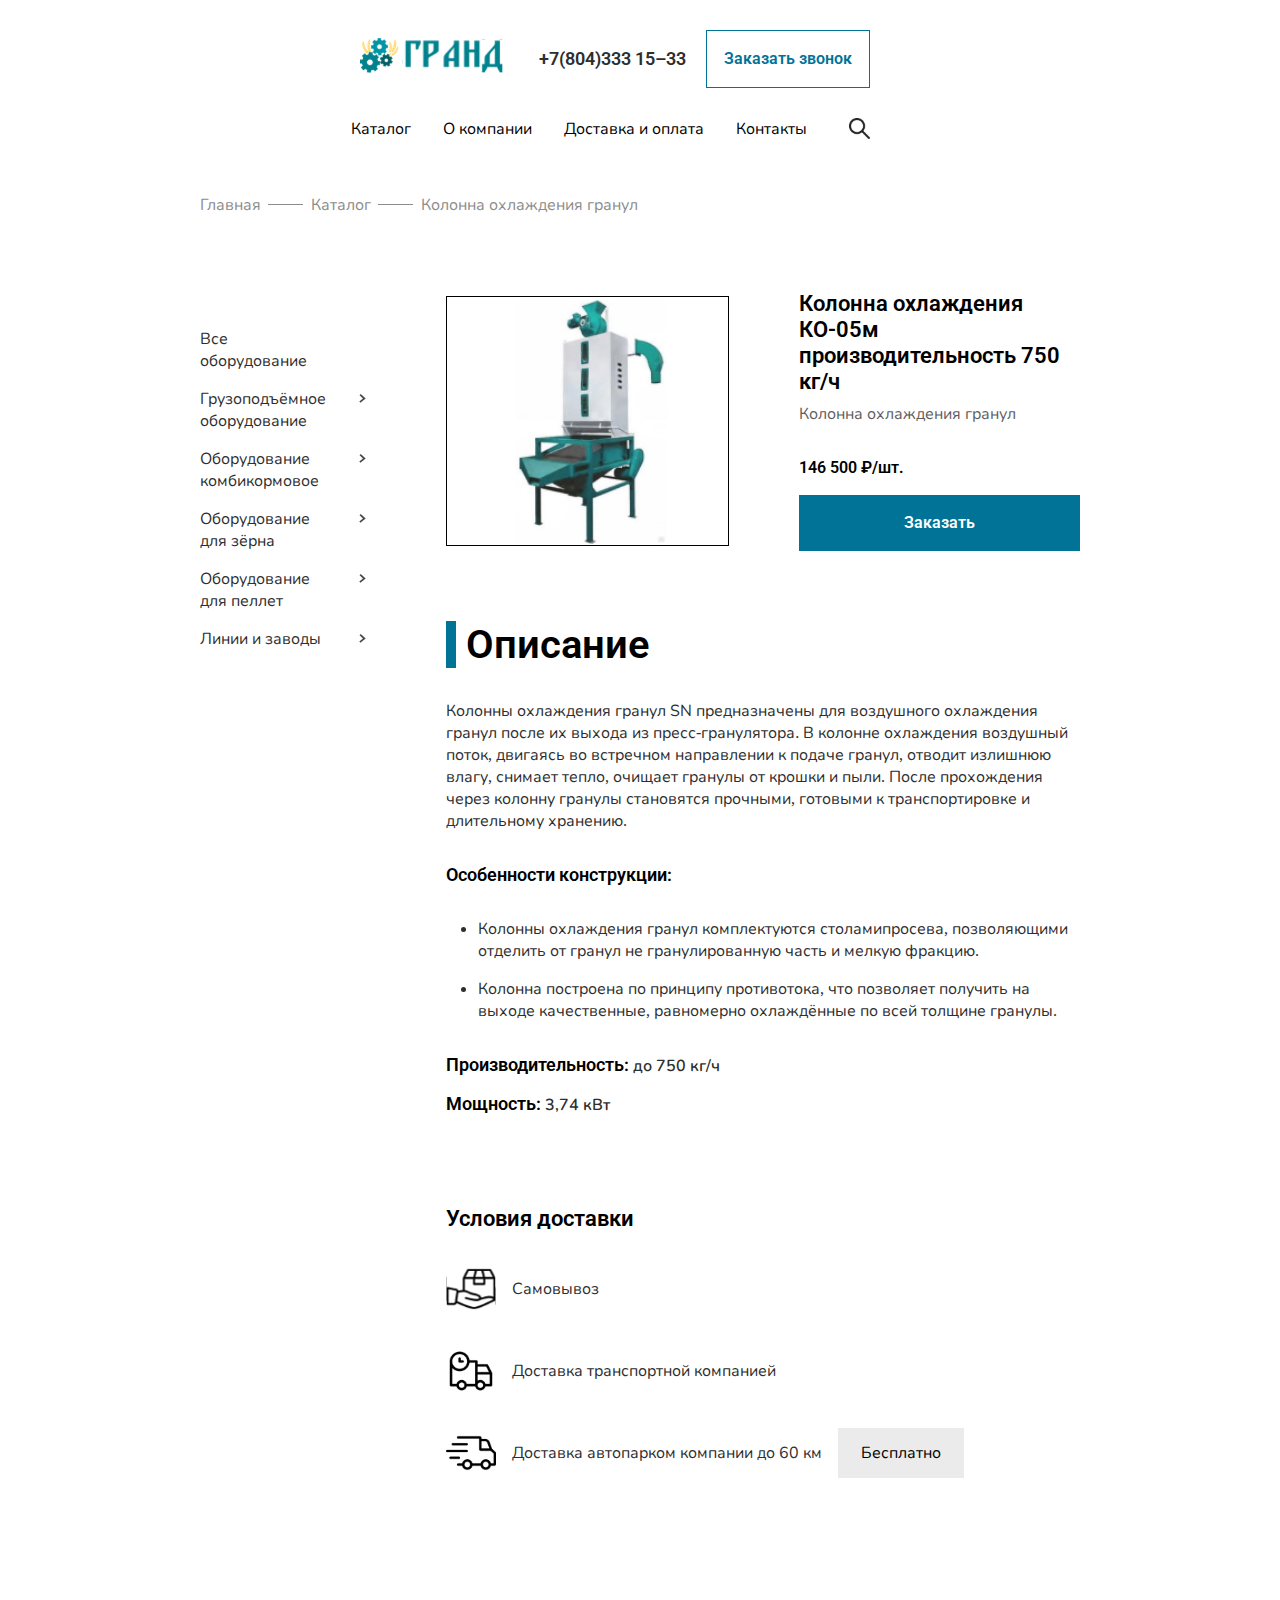
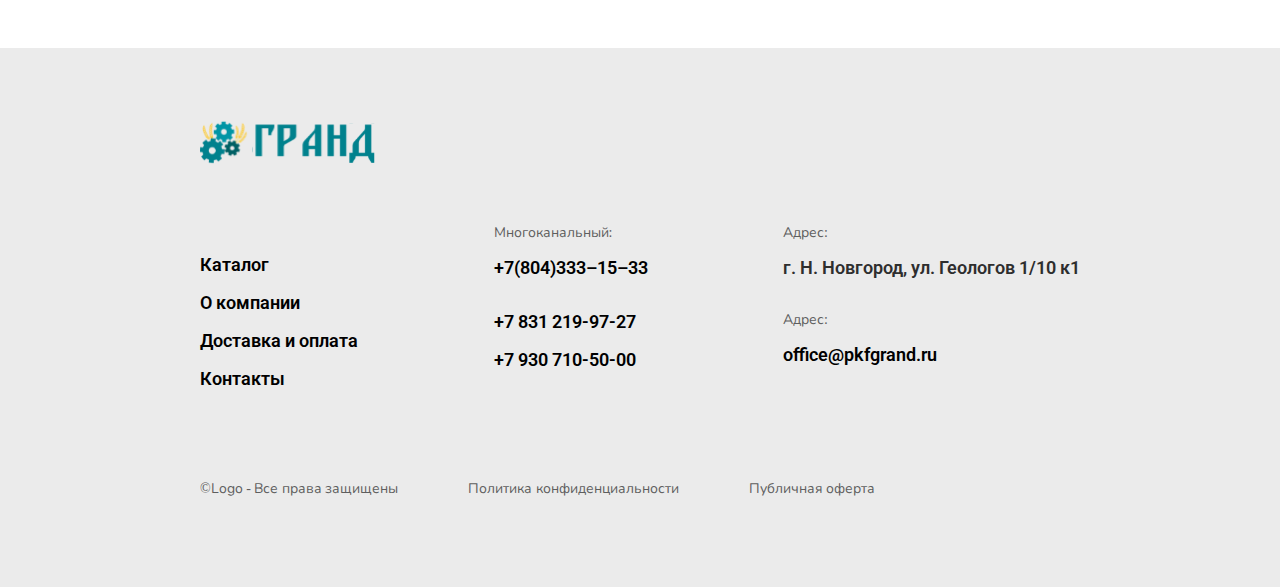
<file: catalogItem.html>
<!DOCTYPE html>
<html lang="en">

<head>
  <meta charset="UTF-8">
  <meta name="viewport" content="width=device-width, initial-scale=1.0">
  <title>Document</title>
  <link rel="stylesheet" href="./index.css">
  <link
    href="https://fonts.googleapis.com/css2?family=Nunito&family=Roboto:ital,wght@0,100;0,300;0,400;0,500;0,700;0,900;1,100;1,300;1,400;1,500;1,700;1,900&display=swap"
    rel="stylesheet">
  <link rel="stylesheet" href="https://cdn.jsdelivr.net/npm/swiper@11/swiper-bundle.min.css" />
</head>

<body>
  <header class="header">
    <div class="header__container">
      <a href="./index.html"><img src="./assets/img/icons/logo.svg" class="header__logo"></a>

      <div class="header__container gap20mob">
        <a href="tel:+78043331533" class="header__link phone">+7(804)333 15–33</a>
        <a href="#contacts" class="header__contacts btn clearBlue">Заказать звонок</a>
      </div>
    </div>
    <nav class="header__container">
      <a href="./catalog.html" class="header__link">Каталог</a>
      <a href="./about.html" class="header__link">О компании</a>
      <a href="./delivery.html" class="header__link">Доставка и оплата</a>
      <a href="./contats.html" class="header__link">Контакты</a>

      <div class="header__search">
        <input name="searchHeader" id="searchHeader">
        <button class="header__search-btn"></button>
      </div>
    </nav>

    <div class="header__container gap20">
      <a href="tel:+78043331533" class="header__link phone">+7(804)333 15–33</a>
      <a href="#contacts" class="header__contacts btn clearBlue">Заказать звонок</a>
    </div>
  </header>

  <header class="header-mobile">
    <a href="./index.html"><img src="./assets/img/icons/logo.svg" class="header-mobile__logo"></a>

    <a href="tel:+78043331533" class="header-mobile__toplink">+7(804)333 15–33</a>

    <div class="header-mobile__hambbtn">
      <span></span>
      <span></span>
      <span></span>
      <span></span>
    </div>

    <div class="header-mobile__container">
      <div class="header-mobile__search">
        <input placeholder="Поиск услуг или товаров">
        <button class="header-mobile__search-btn"></button>
      </div>

      <button class="btn header-mobile__btn">Заказать звонок</button>

      <nav class="header-mobile__nav">
        <a href="./catalog.html" class="header-mobile__link">Каталог</a>
        <a href="./about.html" class="header-mobile__link">О компании</a>
        <a href="./delivery.html" class="header-mobile__link">Доставка и оплата</a>
        <a href="./contats.html" class="header-mobile__link">Контакты</a>
      </nav>

      <div class="header-mobile__bottom">
        <span>Адрес:</span>
        <p class="header-mobile__link mb">г. Н. Новгород, ул. Геологов 1/10 к1</p>
        <span>Emal:</span>
        <p><a href="mailto:office@pkfgrand.ru" class="header-mobile__link">office@pkfgrand.ru</a></p>
      </div>
    </div>
  </header>

  <main class="content">
    <div class="breadcumbs">
      <a href="./index.html">Главная</a>
      <a href="./catalog.html">Каталог</a>
      <a href="#">Колонна охлаждения гранул</a>
    </div>

    <section class="catalogItemPage">
      <div class="catalogItemPage__sidebar sidebar">
        <div class="sidebar__item">
          <p class="sidebar__parent noneArr">Все оборудование</p>
        </div>
        <div class="sidebar__item">
          <p class="sidebar__parent">Грузоподъёмное оборудование</p>
        </div>
        <div class="sidebar__item">
          <p class="sidebar__parent">Оборудование комбикормовое</p>
        </div>
        <div class="sidebar__item">
          <p class="sidebar__parent">Оборудование для зёрна</p>
        </div>
        <div class="sidebar__item">
          <p class="sidebar__parent">Оборудование для пеллет</p>
        </div>
        <div class="sidebar__item">
          <p class="sidebar__parent">Линии и заводы</p>
        </div>
      </div>
      <div class="">
        <div class="catalogItemPage__top">
          <img class="catalogItemPage__img" src="./assets/img/priceimg.jpg">
          <div class="catalogItemPage__right">
            <h2 class="catalogItemPage__name">Колонна охлаждения КО-05м производительность 750 кг/ч</h2>
            <p>Колонна охлаждения гранул</p>
            <h1 class="catalogItemPage__price">146 500 ₽/шт.</h1>
            <a href="./contats.html" class="btn catalogItemPage__btn">Заказать</a>
          </div>
        </div>

        <h2 class="title catalogItemPage__title">Описание</h2>
  
        <p class="catalogItemPage__description">Колонны охлаждения гранул SN предназначены для воздушного охлаждения
          гранул после их выхода из пресс-гранулятора. В колонне охлаждения воздушный поток, двигаясь во встречном
          направлении к подаче гранул, отводит излишнюю влагу, снимает тепло, очищает гранулы от крошки и пыли.
          После прохождения через колонну гранулы становятся прочными, готовыми к транспортировке и длительному хранению.
        </p>
  
        <h4 class="catalogItemPage__key">Особенности конструкции:</h4>
  
        <ul class="catalogItemPage__list">
          <li>Колонны охлаждения гранул комплектуются столамипросева, позволяющими отделить от гранул не гранулированную
            часть и мелкую фракцию.</li>
          <li>Колонна построена по принципу противотока, что позволяет получить на выходе качественные, равномерно
            охлаждённые по всей толщине гранулы.</li>
        </ul>
        
        <h4 class="catalogItemPage__key small">Производительность: <span>до 750 кг/ч</span></h4>
        <h4 class="catalogItemPage__key small">Мощность: <span>3,74 кВт</span></h4>
  
        <div class="deliveryPage__content">
          <h2 class="deliveryPage__subtitle">Условия доставки</h2>
  
          <div class="deliveryPage__item">
            <img class="deliveryPage__img" src="./assets/img/icons/pickup.svg">
            <p class="deliveryPage__text">Самовывоз</p>
          </div>
          <div class="deliveryPage__item">
            <img class="deliveryPage__img" src="./assets/img/icons/deliveryTime.svg">
            <p class="deliveryPage__text">Доставка транспортной компанией</p>
          </div>
          <div class="deliveryPage__item">
            <img class="deliveryPage__img" src="./assets/img/icons/delivery.svg">
            <p class="deliveryPage__text">Доставка автопарком компании до 60 км</p>
            <button class="deliveryPage__btn">Бесплатно</button>
          </div>
        </div>
      </div>
    </section>
  </main>

  <footer class="footer">
    <img class="footer__logo" src="./assets/img/icons/logo.svg" alt="лого компании гранд">
    <div class="footer__content">
      <nav class="footer__container">
        <a href="./catalog.html" class="footer__link">Каталог</a>
        <a href="./about.html" class="footer__link">О компании</a>
        <a href="./delivery.html" class="footer__link">Доставка и оплата</a>
        <a href="./contats.html" class="footer__link">Контакты</a>
      </nav>
      <div class="footer__container">
        <span>Многоканальный:</span>
        <a href="tel:+78043331533" class="footer__link mb">+7(804)333–15–33</a>
        <a href="tel:+78312199727" class="footer__link">+7 831 219-97-27</a>
        <a href="tel:+79307105000" class="footer__link">+7 930 710-50-00</a>
      </div>
      <div class="footer__container">
        <span>Адрес:</span>
        <p class="footer__link mb">г. Н. Новгород, ул. Геологов 1/10 к1</p>
        <span>Адрес:</span>
        <a href="mailto:office@pkfgrand.ru" class="footer__link">office@pkfgrand.ru</a>
      </div>
    </div>
    <div class="footer__content bottom">
      <p class="footer__footnote">©Logo - Все права защищены</p>
      <p class="footer__footnote">Политика конфиденциальности</p>
      <p class="footer__footnote">Публичная оферта</p>
    </div>
  </footer>

  <script src="./index.js"></script>
</body>

</html>
</file>
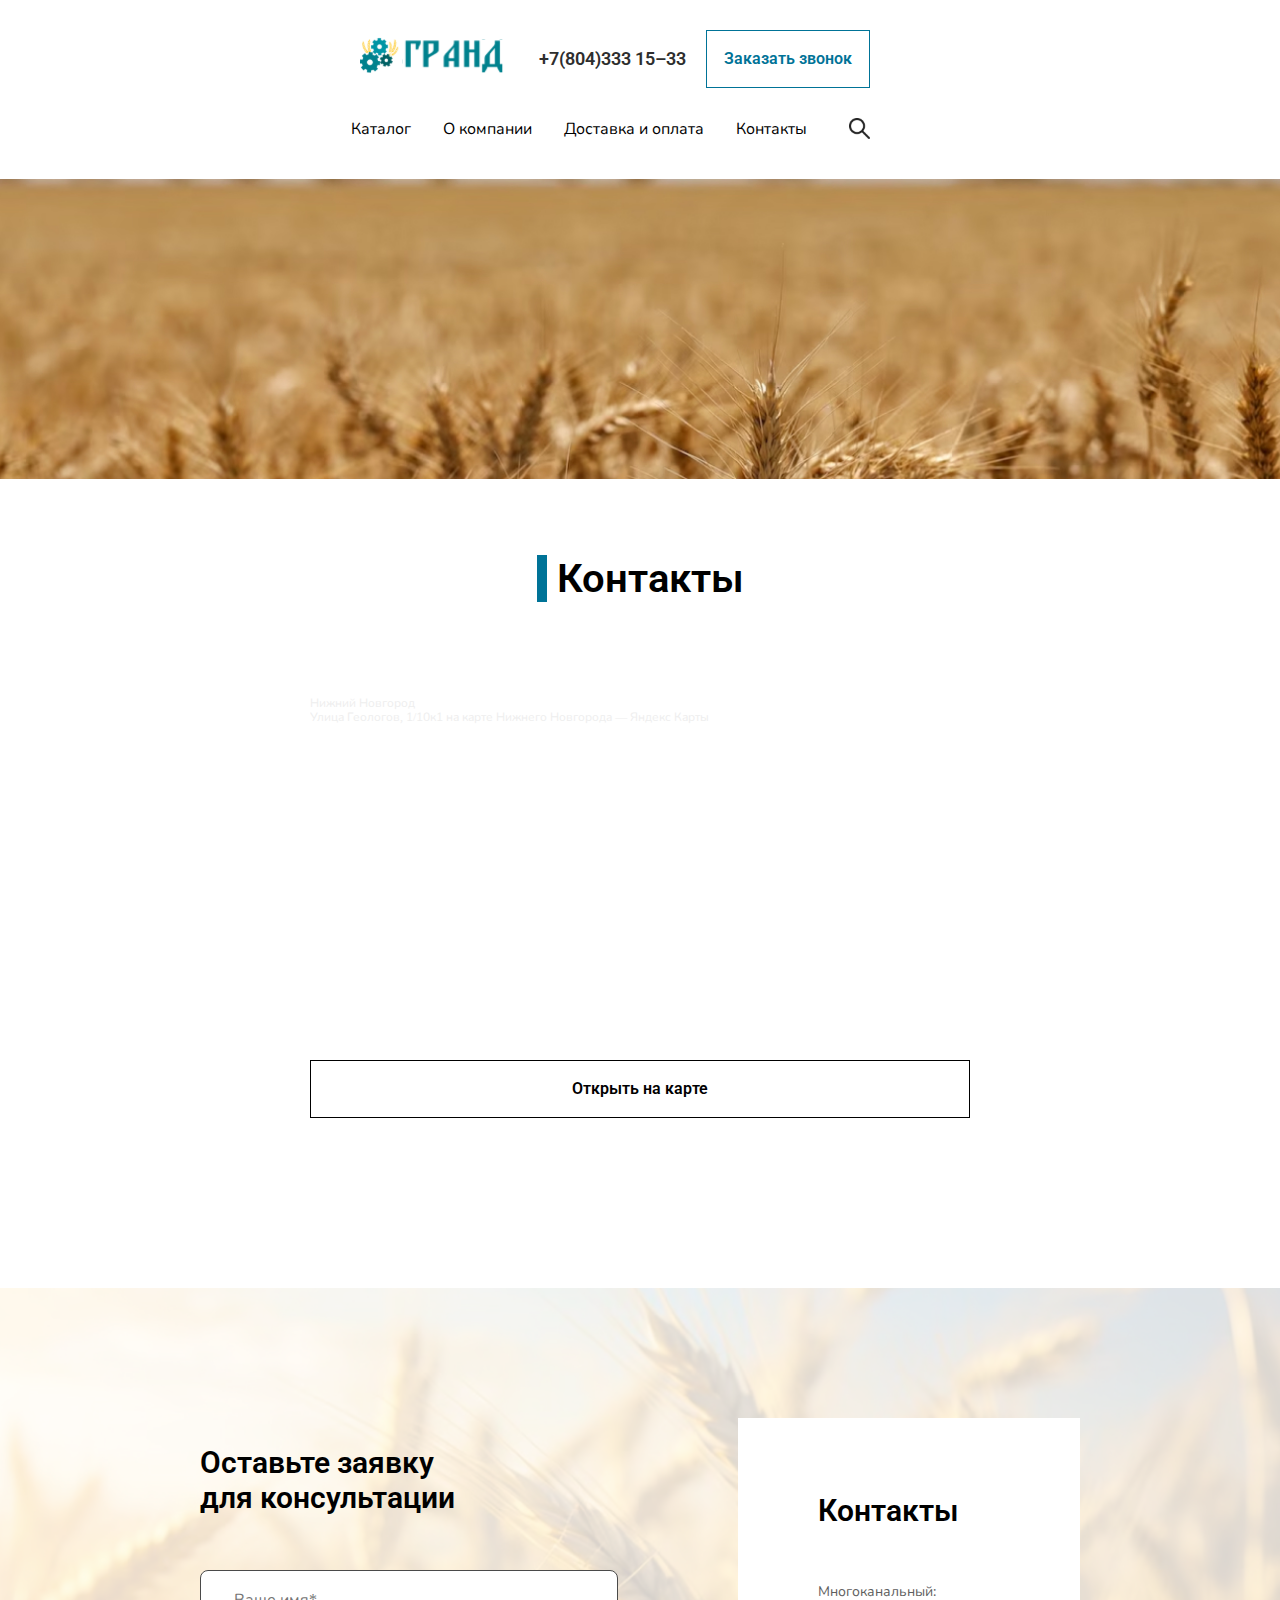
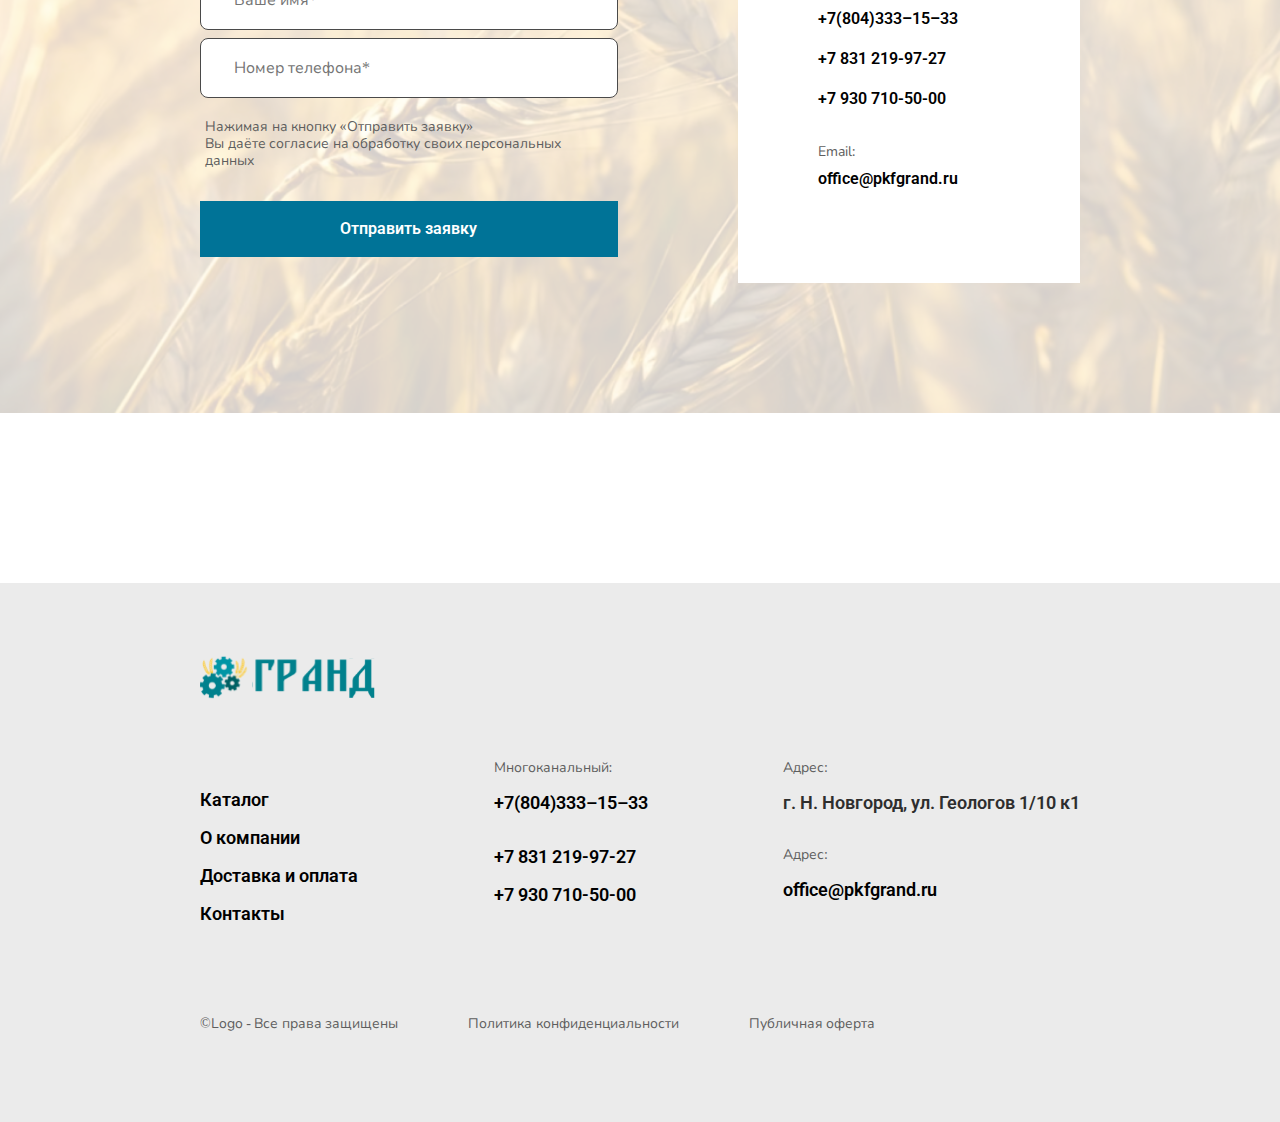
<file: contats.html>
<!DOCTYPE html>
<html lang="en">

<head>
  <meta charset="UTF-8">
  <meta name="viewport" content="width=device-width, initial-scale=1.0">
  <title>Document</title>
  <link rel="stylesheet" href="./index.css">
  <link
    href="https://fonts.googleapis.com/css2?family=Nunito&family=Roboto:ital,wght@0,100;0,300;0,400;0,500;0,700;0,900;1,100;1,300;1,400;1,500;1,700;1,900&display=swap"
    rel="stylesheet">
  <link rel="stylesheet" href="https://cdn.jsdelivr.net/npm/swiper@11/swiper-bundle.min.css" />
</head>

<body>
  <header class="header">
    <div class="header__container">
      <a href="./index.html"><img src="./assets/img/icons/logo.svg" class="header__logo"></a>

      <div class="header__container gap20mob">
        <a href="tel:+78043331533" class="header__link phone">+7(804)333 15–33</a>
        <a href="#contacts" class="header__contacts btn clearBlue">Заказать звонок</a>
      </div>
    </div>
    <nav class="header__container">
      <a href="./catalog.html" class="header__link">Каталог</a>
      <a href="./about.html" class="header__link">О компании</a>
      <a href="./delivery.html" class="header__link">Доставка и оплата</a>
      <a href="./contats.html" class="header__link">Контакты</a>

      <div class="header__search">
        <input name="searchHeader" id="searchHeader">
        <button class="header__search-btn"></button>
      </div>
    </nav>

    <div class="header__container gap20">
      <a href="tel:+78043331533" class="header__link phone">+7(804)333 15–33</a>
      <a href="#contacts" class="header__contacts btn clearBlue">Заказать звонок</a>
    </div>
  </header>

  <header class="header-mobile">
    <a href="./index.html"><img src="./assets/img/icons/logo.svg" class="header-mobile__logo"></a>

    <a href="tel:+78043331533" class="header-mobile__toplink">+7(804)333 15–33</a>

    <div class="header-mobile__hambbtn">
      <span></span>
      <span></span>
      <span></span>
      <span></span>
    </div>

    <div class="header-mobile__container">
      <div class="header-mobile__search">
        <input placeholder="Поиск услуг или товаров">
        <button class="header-mobile__search-btn"></button>
      </div>

      <button class="btn header-mobile__btn">Заказать звонок</button>

      <nav class="header-mobile__nav">
        <a href="./catalog.html" class="header-mobile__link">Каталог</a>
        <a href="./about.html" class="header-mobile__link">О компании</a>
        <a href="./delivery.html" class="header-mobile__link">Доставка и оплата</a>
        <a href="./contats.html" class="header-mobile__link">Контакты</a>
      </nav>

      <div class="header-mobile__bottom">
        <span>Адрес:</span>
        <p class="header-mobile__link mb">г. Н. Новгород, ул. Геологов 1/10 к1</p>
        <span>Emal:</span>
        <p><a href="mailto:office@pkfgrand.ru" class="header-mobile__link">office@pkfgrand.ru</a></p>
      </div>
    </div>
  </header>

  <main class="content">
    <img class="overlay" src="./assets/img/contactsPageOverlay.jpg" alt="колосья на лугу">

    <section class="contactsMap">
      <h1 class="title contactsMap__title">Контакты</h1>

      <div class="contactsMap__map" style="position:relative;overflow:hidden;"><a
          href="https://yandex.ru/maps/47/nizhny-novgorod/?utm_medium=mapframe&utm_source=maps"
          style="color:#eee;font-size:12px;position:absolute;top:0px;">Нижний Новгород</a><a
          href="https://yandex.ru/maps/47/nizhny-novgorod/house/ulitsa_geologov_1_10k1/YEoYfw5kSEMCQFtsfX51dnhqZQ==/?ll=43.994164%2C56.247491&utm_medium=mapframe&utm_source=maps&z=17"
          style="color:#eee;font-size:12px;position:absolute;top:14px;">Улица Геологов, 1/10к1 на карте Нижнего
          Новгорода — Яндекс Карты</a><iframe
          src="https://yandex.ru/map-widget/v1/?ll=43.994164%2C56.247491&mode=whatshere&whatshere%5Bpoint%5D=43.994165%2C56.247491&whatshere%5Bzoom%5D=17&z=17"
          width="560" height="400" frameborder="1" allowfullscreen="true" style="position:relative;"></iframe></div>

      <button class="btn clearBlack contactsMap__btn">Открыть на карте</button>
    </section>


    <section class="contacts" id="contacts">
      <img class="contacts__img" src="./assets/img/contactsOverlay.jpg" alt="колосья на лугу">
      <div class="contacts__container">
        <form class="contacts__form">
          <h2 class="contacts__title">Оставьте заявку для консультации</h2>
          <input class="contacts__input" placeholder="Ваше имя*">
          <input class="contacts__input last" placeholder="Номер телефона*">
          <a href="./policy.html" class="contacts__policy">Нажимая на кнопку «Отправить заявку»<br>Вы даёте согласие на
            обработку
            своих персональных данных</a>
          <button class="contacts__btn btn">Отправить заявку</button>
        </form>

        <div class="contacts__content">
          <h2 class="contacts__title">Контакты</h2>
          <span>Многоканальный:</span>
          <a href="tel:+78043331533">+7(804)333–15–33</a>
          <a href="tel:+78312199727">+7 831 219-97-27</a>
          <a class="last" href="tel:+79307105000">+7 930 710-50-00</a>
          <span>Email:</span>
          <a href="mailto:office@pkfgrand.ru">office@pkfgrand.ru</a>
        </div>
      </div>
    </section>
  </main>

  <footer class="footer">
    <img class="footer__logo" src="./assets/img/icons/logo.svg" alt="лого компании гранд">
    <div class="footer__content">
      <nav class="footer__container">
        <a href="./catalog.html" class="footer__link">Каталог</a>
        <a href="./about.html" class="footer__link">О компании</a>
        <a href="./delivery.html" class="footer__link">Доставка и оплата</a>
        <a href="./contats.html" class="footer__link">Контакты</a>
      </nav>
      <div class="footer__container">
        <span>Многоканальный:</span>
        <a href="tel:+78043331533" class="footer__link mb">+7(804)333–15–33</a>
        <a href="tel:+78312199727" class="footer__link">+7 831 219-97-27</a>
        <a href="tel:+79307105000" class="footer__link">+7 930 710-50-00</a>
      </div>
      <div class="footer__container">
        <span>Адрес:</span>
        <p class="footer__link mb">г. Н. Новгород, ул. Геологов 1/10 к1</p>
        <span>Адрес:</span>
        <a href="mailto:office@pkfgrand.ru" class="footer__link">office@pkfgrand.ru</a>
      </div>
    </div>
    <div class="footer__content bottom">
      <p class="footer__footnote">©Logo - Все права защищены</p>
      <p class="footer__footnote">Политика конфиденциальности</p>
      <p class="footer__footnote">Публичная оферта</p>
    </div>
  </footer>

  <script src="./index.js"></script>
</body>

</html>
</file>
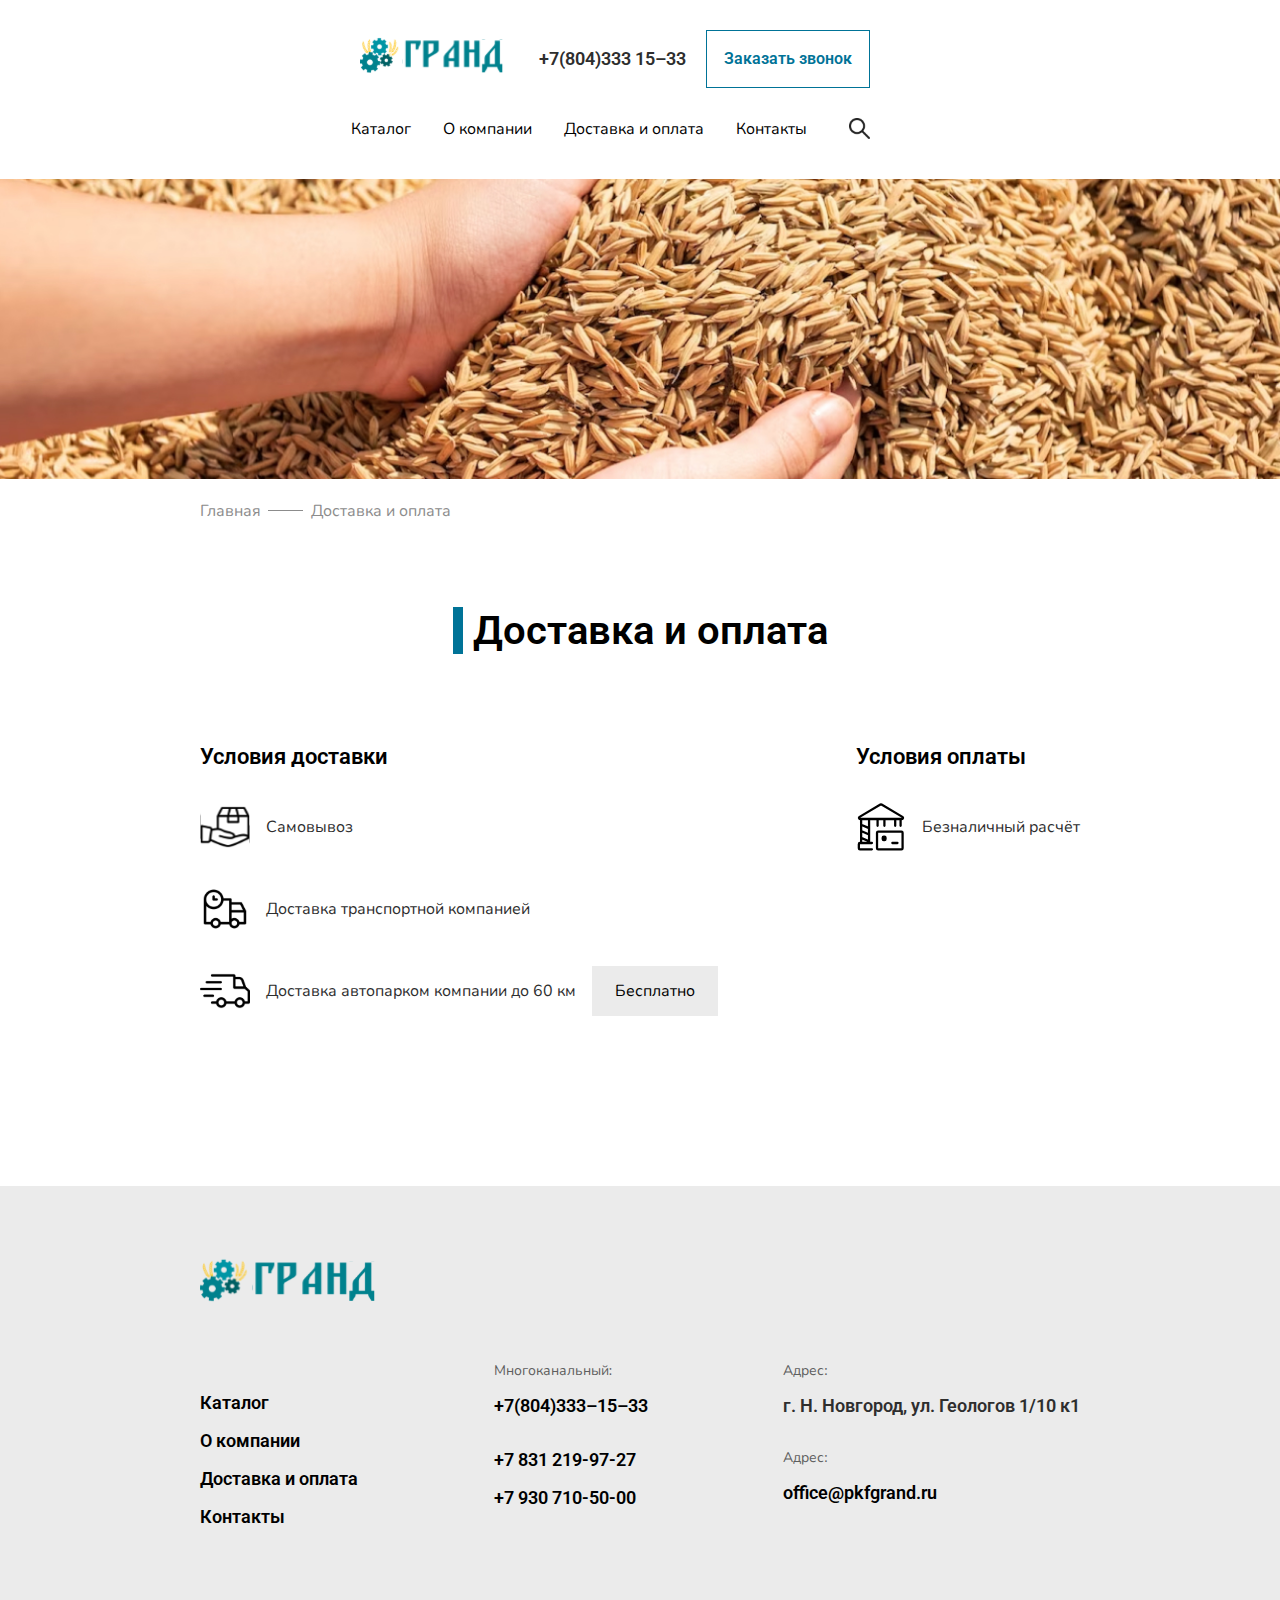
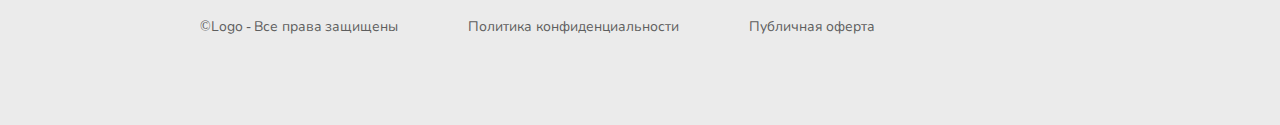
<file: delivery.html>
<!DOCTYPE html>
<html lang="en">

<head>
  <meta charset="UTF-8">
  <meta name="viewport" content="width=device-width, initial-scale=1.0">
  <title>Document</title>
  <link rel="stylesheet" href="./index.css">
  <link
    href="https://fonts.googleapis.com/css2?family=Nunito&family=Roboto:ital,wght@0,100;0,300;0,400;0,500;0,700;0,900;1,100;1,300;1,400;1,500;1,700;1,900&display=swap"
    rel="stylesheet">
  <link rel="stylesheet" href="https://cdn.jsdelivr.net/npm/swiper@11/swiper-bundle.min.css" />
</head>

<body>
  <header class="header">
    <div class="header__container">
      <a href="./index.html"><img src="./assets/img/icons/logo.svg" class="header__logo"></a>

      <div class="header__container gap20mob">
        <a href="tel:+78043331533" class="header__link phone">+7(804)333 15–33</a>
        <a href="#contacts" class="header__contacts btn clearBlue">Заказать звонок</a>
      </div>
    </div>
    <nav class="header__container">
      <a href="./catalog.html" class="header__link">Каталог</a>
      <a href="./about.html" class="header__link">О компании</a>
      <a href="./delivery.html" class="header__link">Доставка и оплата</a>
      <a href="./contats.html" class="header__link">Контакты</a>

      <div class="header__search">
        <input name="searchHeader" id="searchHeader">
        <button class="header__search-btn"></button>
      </div>
    </nav>

    <div class="header__container gap20">
      <a href="tel:+78043331533" class="header__link phone">+7(804)333 15–33</a>
      <a href="#contacts" class="header__contacts btn clearBlue">Заказать звонок</a>
    </div>
  </header>

  <header class="header-mobile">
    <a href="./index.html"><img src="./assets/img/icons/logo.svg" class="header-mobile__logo"></a>

    <a href="tel:+78043331533" class="header-mobile__toplink">+7(804)333 15–33</a>

    <div class="header-mobile__hambbtn">
      <span></span>
      <span></span>
      <span></span>
      <span></span>
    </div>

    <div class="header-mobile__container">
      <div class="header-mobile__search">
        <input placeholder="Поиск услуг или товаров">
        <button class="header-mobile__search-btn"></button>
      </div>

      <button class="btn header-mobile__btn">Заказать звонок</button>

      <nav class="header-mobile__nav">
        <a href="./catalog.html" class="header-mobile__link">Каталог</a>
        <a href="./about.html" class="header-mobile__link">О компании</a>
        <a href="./delivery.html" class="header-mobile__link">Доставка и оплата</a>
        <a href="./contats.html" class="header-mobile__link">Контакты</a>
      </nav>

      <div class="header-mobile__bottom">
        <span>Адрес:</span>
        <p class="header-mobile__link mb">г. Н. Новгород, ул. Геологов 1/10 к1</p>
        <span>Emal:</span>
        <p><a href="mailto:office@pkfgrand.ru" class="header-mobile__link">office@pkfgrand.ru</a></p>
      </div>
    </div>
  </header>


  <main class="content">
    <img class="overlay" src="./assets/img/deliveryOverlay.jpg" alt="колосья на лугу">

    <div class="breadcumbs">
      <a href="./index.html">Главная</a>
      <a href="#">Доставка и оплата</a>
    </div>

    <section class="deliveryPage">
      <h1 class="title deliveryPage__title">Доставка и оплата</h1>

      <div class="deliveryPage__container">
        <div class="deliveryPage__content">
          <h2 class="deliveryPage__subtitle">Условия доставки</h2>

          <div class="deliveryPage__item">
            <img class="deliveryPage__img" src="./assets/img/icons/pickup.svg">
            <p class="deliveryPage__text">Самовывоз</p>
          </div>
          <div class="deliveryPage__item">
            <img class="deliveryPage__img" src="./assets/img/icons/deliveryTime.svg">
            <p class="deliveryPage__text">Доставка транспортной компанией</p>
          </div>
          <div class="deliveryPage__item">
            <img class="deliveryPage__img" src="./assets/img/icons/delivery.svg">
            <p class="deliveryPage__text">Доставка автопарком компании до 60 км</p>
            <button class="deliveryPage__btn">Бесплатно</button>
          </div>
        </div>

        <div class="deliveryPage__content">
          <h2 class="deliveryPage__subtitle">Условия оплаты</h2>

          <div class="deliveryPage__item">
            <img class="deliveryPage__img" src="./assets/img/icons/bank.svg">
            <p class="deliveryPage__text">Безналичный расчёт</p>
          </div>
        </div>
      </div>
    </section>
  </main>

  <footer class="footer">
    <img class="footer__logo" src="./assets/img/icons/logo.svg" alt="лого компании гранд">
    <div class="footer__content">
      <nav class="footer__container">
        <a href="./catalog.html" class="footer__link">Каталог</a>
        <a href="./about.html" class="footer__link">О компании</a>
        <a href="./delivery.html" class="footer__link">Доставка и оплата</a>
        <a href="./contats.html" class="footer__link">Контакты</a>
      </nav>
      <div class="footer__container">
        <span>Многоканальный:</span>
        <a href="tel:+78043331533" class="footer__link mb">+7(804)333–15–33</a>
        <a href="tel:+78312199727" class="footer__link">+7 831 219-97-27</a>
        <a href="tel:+79307105000" class="footer__link">+7 930 710-50-00</a>
      </div>
      <div class="footer__container">
        <span>Адрес:</span>
        <p class="footer__link mb">г. Н. Новгород, ул. Геологов 1/10 к1</p>
        <span>Адрес:</span>
        <a href="mailto:office@pkfgrand.ru" class="footer__link">office@pkfgrand.ru</a>
      </div>
    </div>
    <div class="footer__content bottom">
      <p class="footer__footnote">©Logo - Все права защищены</p>
      <p class="footer__footnote">Политика конфиденциальности</p>
      <p class="footer__footnote">Публичная оферта</p>
    </div>
  </footer>

  <script src="./index.js"></script>
</body>

</html>
</file>
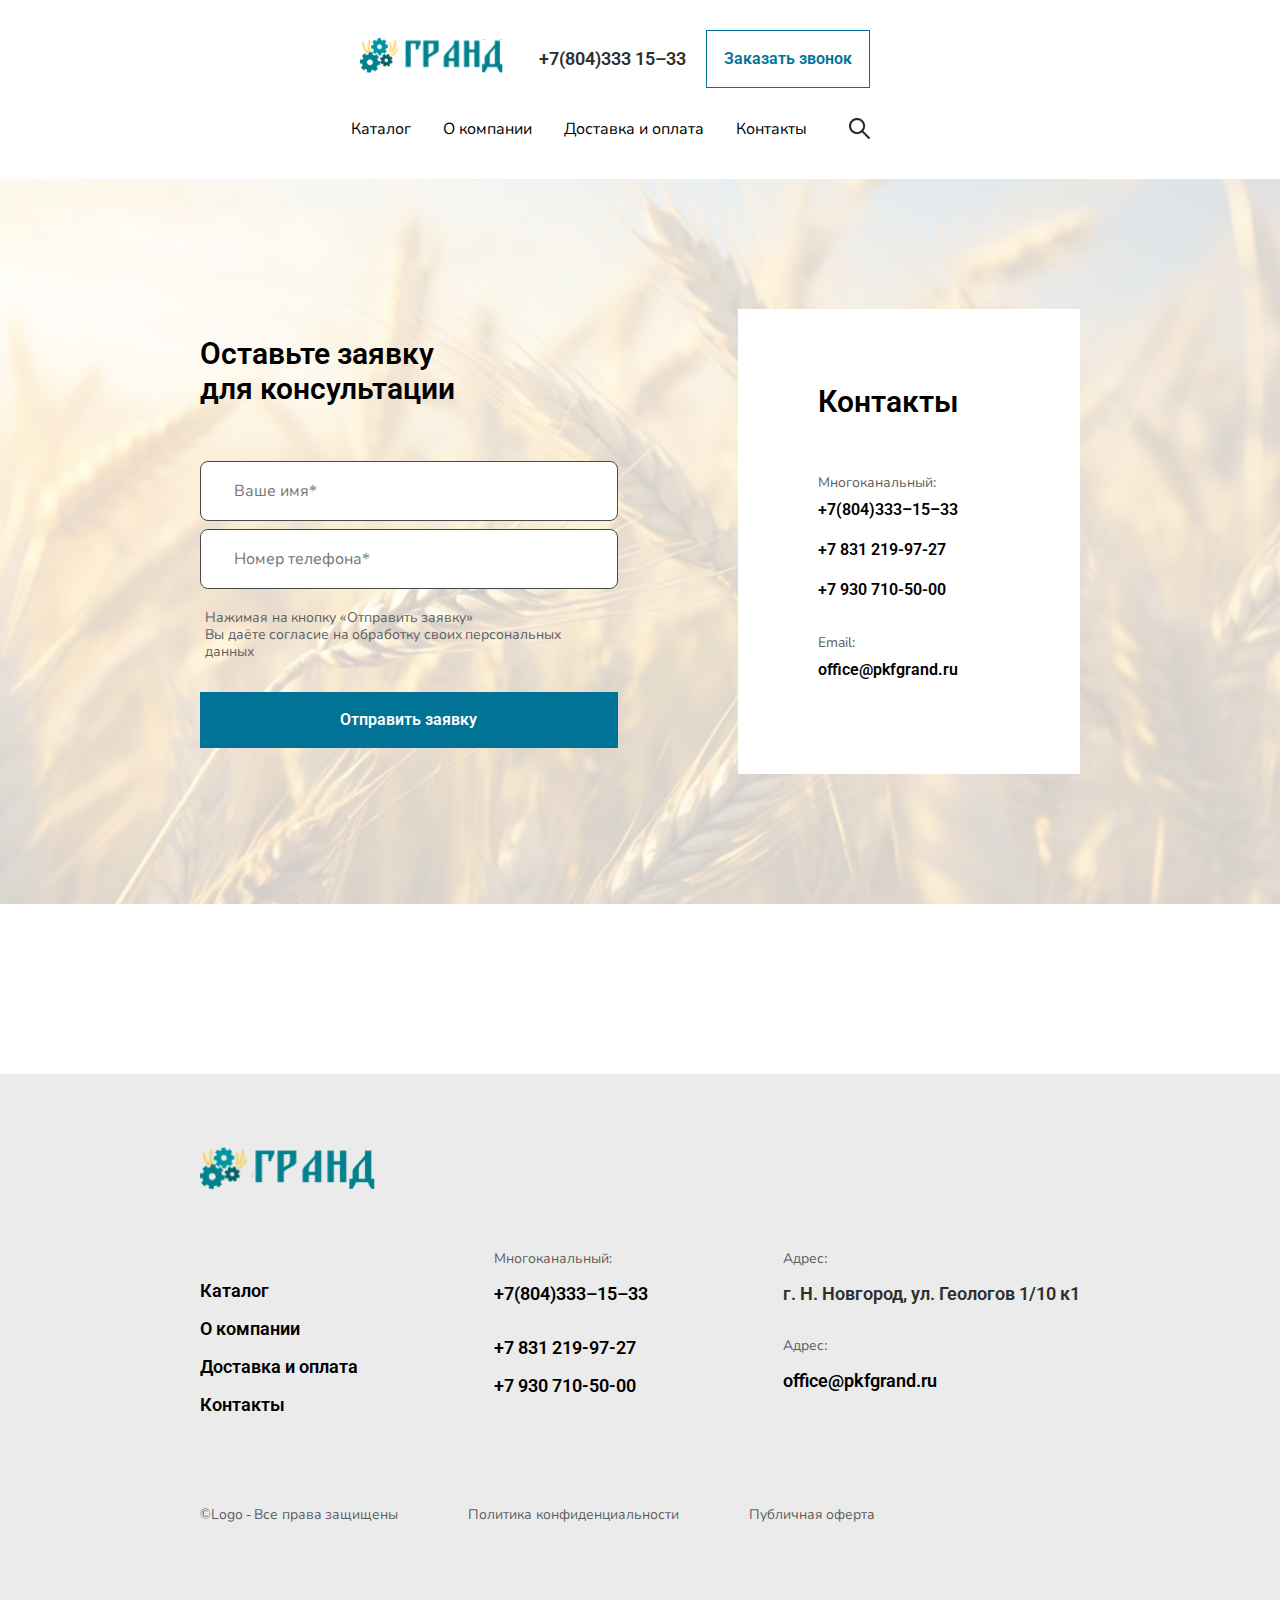
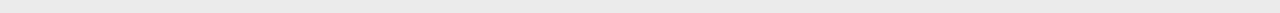
<file: policy.html>
<!DOCTYPE html>
<html lang="en">

<head>
  <meta charset="UTF-8">
  <meta name="viewport" content="width=device-width, initial-scale=1.0">
  <title>Document</title>
  <link rel="stylesheet" href="./index.css">
  <link
    href="https://fonts.googleapis.com/css2?family=Nunito&family=Roboto:ital,wght@0,100;0,300;0,400;0,500;0,700;0,900;1,100;1,300;1,400;1,500;1,700;1,900&display=swap"
    rel="stylesheet">
  <link rel="stylesheet" href="https://cdn.jsdelivr.net/npm/swiper@11/swiper-bundle.min.css" />
</head>

<body>
  <header class="header">
    <div class="header__container">
      <a href="./index.html"><img src="./assets/img/icons/logo.svg" class="header__logo"></a>

      <div class="header__container gap20mob">
        <a href="tel:+78043331533" class="header__link phone">+7(804)333 15–33</a>
        <a href="#contacts" class="header__contacts btn clearBlue">Заказать звонок</a>
      </div>
    </div>
    <nav class="header__container">
      <a href="./catalog.html" class="header__link">Каталог</a>
      <a href="./about.html" class="header__link">О компании</a>
      <a href="./delivery.html" class="header__link">Доставка и оплата</a>
      <a href="./contats.html" class="header__link">Контакты</a>

      <div class="header__search">
        <input name="searchHeader" id="searchHeader">
        <button class="header__search-btn"></button>
      </div>
    </nav>

    <div class="header__container gap20">
      <a href="tel:+78043331533" class="header__link phone">+7(804)333 15–33</a>
      <a href="#contacts" class="header__contacts btn clearBlue">Заказать звонок</a>
    </div>
  </header>

  <header class="header-mobile">
    <a href="./index.html"><img src="./assets/img/icons/logo.svg" class="header-mobile__logo"></a>

    <a href="tel:+78043331533" class="header-mobile__toplink">+7(804)333 15–33</a>

    <div class="header-mobile__hambbtn">
      <span></span>
      <span></span>
      <span></span>
      <span></span>
    </div>

    <div class="header-mobile__container">
      <div class="header-mobile__search">
        <input placeholder="Поиск услуг или товаров">
        <button class="header-mobile__search-btn"></button>
      </div>

      <button class="btn header-mobile__btn">Заказать звонок</button>

      <nav class="header-mobile__nav">
        <a href="./catalog.html" class="header-mobile__link">Каталог</a>
        <a href="./about.html" class="header-mobile__link">О компании</a>
        <a href="./delivery.html" class="header-mobile__link">Доставка и оплата</a>
        <a href="./contats.html" class="header-mobile__link">Контакты</a>
      </nav>

      <div class="header-mobile__bottom">
        <span>Адрес:</span>
        <p class="header-mobile__link mb">г. Н. Новгород, ул. Геологов 1/10 к1</p>
        <span>Emal:</span>
        <p><a href="mailto:office@pkfgrand.ru" class="header-mobile__link">office@pkfgrand.ru</a></p>
      </div>
    </div>
  </header>

  <main class="content">

    
    <section class="contacts" id="contacts">
      <img class="contacts__img" src="./assets/img/contactsOverlay.jpg" alt="колосья на лугу">
      <div class="contacts__container">
        <form class="contacts__form">
          <h2 class="contacts__title">Оставьте заявку для консультации</h2>
          <input class="contacts__input" placeholder="Ваше имя*">
          <input class="contacts__input last" placeholder="Номер телефона*">
          <a href="./policy.html" class="contacts__policy">Нажимая на кнопку «Отправить заявку»<br>Вы даёте согласие на обработку
            своих персональных данных</a>
          <button class="contacts__btn btn">Отправить заявку</button>
        </form>

        <div class="contacts__content">
          <h2 class="contacts__title">Контакты</h2>
          <span>Многоканальный:</span>
          <a href="tel:+78043331533">+7(804)333–15–33</a>
          <a href="tel:+78312199727">+7 831 219-97-27</a>
          <a class="last" href="tel:+79307105000">+7 930 710-50-00</a>
          <span>Email:</span>
          <a href="mailto:office@pkfgrand.ru">office@pkfgrand.ru</a>
        </div>
      </div>
    </section>
  </main>

  <footer class="footer">
    <img class="footer__logo" src="./assets/img/icons/logo.svg" alt="лого компании гранд">
    <div class="footer__content">
      <nav class="footer__container">
        <a href="./catalog.html" class="footer__link">Каталог</a>
        <a href="./about.html" class="footer__link">О компании</a>
        <a href="./delivery.html" class="footer__link">Доставка и оплата</a>
        <a href="./contats.html" class="footer__link">Контакты</a>
      </nav>
      <div class="footer__container">
        <span>Многоканальный:</span>
        <a href="tel:+78043331533" class="footer__link mb">+7(804)333–15–33</a>
        <a href="tel:+78312199727" class="footer__link">+7 831 219-97-27</a>
        <a href="tel:+79307105000" class="footer__link">+7 930 710-50-00</a>
      </div>
      <div class="footer__container">
        <span>Адрес:</span>
        <p class="footer__link mb">г. Н. Новгород, ул. Геологов 1/10 к1</p>
        <span>Адрес:</span>
        <a href="mailto:office@pkfgrand.ru" class="footer__link">office@pkfgrand.ru</a>
      </div>
    </div>
    <div class="footer__content bottom">
      <p class="footer__footnote">©Logo - Все права защищены</p>
      <p class="footer__footnote">Политика конфиденциальности</p>
      <p class="footer__footnote">Публичная оферта</p>
    </div>
  </footer>

  <script src="./index.js"></script>
</body>

</html>
</file>
<file: index.css>
@import url(./assets/fonts/fonts.css);
body {
  --desktopWidth: 1180px;
  --font-size-xs: 14px;
  --font-line-xs: 17px;
  --font-size-s: 16px;
  --font-line-s: 22px;
  --font-size-m: 18px;
  --font-line-m: 22px;
  --font-size-ml: 22px;
  --font-line-ml: 26px;
  --font-size-l: 30px;
  --font-line-l: 35px;
  --font-size-xl: 40px;
  --font-line-xl: 47px;
  --blue: #217BAE;
  --blue-hover: #00607E;
  --blue-cian: #007397;
  --blue-light: #E4EDF3;
  --gray: #EBEBEB;
  --gray-light: #F6F6F6;
}

body::-webkit-scrollbar {
  display: none;
}

body.open {
  overflow: hidden;
}

* {
  font-family: "Nunito";
  color: #2e2e2e;
  margin: 0;
  padding: 0;
  box-sizing: border-box;
  font-size: var(--font-size-s);
  line-height: var(--font-line-s);
}

h1,
h2,
h3,
h4,
h5,
h6 {
  font-family: "Roboto";
  font-weight: 600;
  color: #000;
}

a,
input,
button,
select {
  text-decoration: none;
  color: #000;
  font: inherit;
  border: none;
  background: transparent;
  cursor: pointer;
  outline: 0 !important;
  transition: all 0.2s ease-in-out !important;
}

textarea {
  text-decoration: none;
  color: #000;
  font: inherit;
  border: none;
  background: transparent;
  cursor: pointer;
  outline: 0 !important;
}

a {
  transition: opacity 0.2s ease-in-out;
}
a:hover {
  text-decoration: none;
  color: var(--blue-hover);
  opacity: 0.7;
}

.btn {
  text-align: center;
  display: block;
  width: -moz-fit-content;
  width: fit-content;
  padding: 17px 37px;
  background-color: var(--blue-cian);
  color: #fff;
  font-family: "Roboto";
  font-weight: 600;
  opacity: 1 !important;
}
.btn:hover {
  background-color: var(--blue-hover);
  color: #fff;
}
.btn.clearWhite {
  background-color: transparent;
  border: 1px solid #fff;
  color: #fff;
}
.btn.clearWhite:hover {
  background-color: rgba(255, 255, 255, 0.15);
}
.btn.clearBlack {
  background-color: transparent;
  border: 1px solid #000;
  color: #000;
}
.btn.clearBlack:hover {
  background-color: rgba(0, 0, 0, 0.15);
}
.btn.clearGray {
  background-color: transparent;
  border: 1px solid #bcbcbc;
  color: #000;
}
.btn.clearGray:hover {
  background-color: rgba(44, 44, 44, 0.15);
}
.btn.clearBlue {
  background-color: transparent;
  border: 1px solid var(--blue-cian);
  color: var(--blue-cian);
}
.btn.clearBlue:hover {
  background-color: var(--blue-cian);
  color: white;
}

.title {
  display: block;
  width: -moz-fit-content;
  width: fit-content;
  font-size: var(--font-size-xl);
  line-height: var(--font-line-xl);
  padding-left: 20px;
  position: relative;
  margin: 0 auto;
}
.title::after {
  content: "";
  position: absolute;
  top: 0;
  left: 0;
  height: 100%;
  width: 10px;
  background-color: var(--blue-cian);
}

@media screen and (max-width: 1350px) {
  body {
    --desktopWidth: 880px;
  }
}
@media screen and (max-width: 960px) {
  body {
    --desktopWidth: 680px;
    --font-size-xs: 14px;
    --font-line-xs: 17px;
    --font-size-s: 16px;
    --font-line-s: 22px;
    --font-size-m: 18px;
    --font-line-m: 22px;
    --font-size-ml: 22px;
    --font-line-ml: 26px;
    --font-size-l: 20px;
    --font-line-l: 25px;
    --font-size-xl: 25px;
    --font-line-xl: 30px;
  }
  .btn {
    font-size: var(--font-size-m);
    line-height: var(--font-line-m);
  }
}
@media screen and (max-width: 780px) {
  body {
    --desktopWidth: 430px;
  }
}
@media screen and (max-width: 480px) {
  body {
    --desktopWidth: 90vw;
  }
}
.header {
  height: 100px;
  width: 100%;
  padding: 30px calc((100% - var(--desktopWidth)) / 2);
  display: flex;
  flex-direction: row;
  justify-content: space-between;
  align-items: center;
}
.header__logo {
  height: 150px;
  height: 40px;
}
.header__logo:hover {
  opacity: 0.7;
}
.header__container {
  display: flex;
  flex-direction: row;
  gap: 32px;
  align-items: center;
  margin-right: 50px;
}
.header__container.gap20 {
  gap: 20px;
  margin: 0;
}
.header__container.gap20mob {
  gap: 20px;
  margin: 0;
  display: none;
}
.header__search {
  position: relative;
  display: flex;
  padding: 10px;
  flex-direction: row;
  transition: all 0.2s ease-in-out;
}
.header__search input {
  position: absolute;
  top: 0;
  right: -90px;
  height: 100%;
  opacity: 0;
  max-width: 0;
  transition: all 0.2s ease-in-out;
  margin: 0;
}
.header__search button {
  position: relative;
  z-index: 10;
  width: 21px;
  height: 21px;
  background: url(./assets/img/icons/search.svg) center/contain no-repeat;
  transition: all 0.2s ease-in-out;
}
.header__search.open input {
  margin-right: 10px;
  padding: 10px;
  opacity: 1;
  width: 400px;
  max-width: 400px;
  border: 1px #bcbcbc solid;
  background-color: white;
  z-index: 9;
}
.header__search.open button {
  transform: translateX(80px);
}
.header__link.phone {
  font-family: "Roboto";
  font-weight: 600;
  font-size: var(--font-size-m);
  line-height: var(--font-line-m);
  color: #2e2e2e;
}
.header__contacts {
  padding: 17px;
}

.header-mobile {
  padding: 23px;
  gap: 7%;
  display: none;
  flex-direction: row;
  align-items: center;
  justify-content: space-between;
  position: relative;
}
.header-mobile__hambbtn {
  min-width: 27px;
  height: 22px;
  position: relative;
  transform: rotate(0deg);
  transition: 0.5s ease-in-out;
  cursor: pointer;
}
.header-mobile__hambbtn span {
  display: block;
  position: absolute;
  height: 2px;
  width: 100%;
  background: black;
  opacity: 1;
  left: 0;
  transform: rotate(0deg);
  transition: 0.25s ease-in-out;
}
.header-mobile__hambbtn span:nth-child(1) {
  top: 0px;
}
.header-mobile__hambbtn span:nth-child(2) {
  top: 10px;
}
.header-mobile__hambbtn span:nth-child(3) {
  top: 10px;
}
.header-mobile__hambbtn span:nth-child(4) {
  top: 20px;
}
.header-mobile__hambbtn.open span:nth-child(1) {
  top: 18px;
  width: 0%;
  left: 50%;
}
.header-mobile__hambbtn.open span:nth-child(2) {
  transform: rotate(45deg);
}
.header-mobile__hambbtn.open span:nth-child(3) {
  transform: rotate(-45deg);
}
.header-mobile__hambbtn.open span:nth-child(4) {
  top: 18px;
  width: 0%;
  left: 50%;
}
.header-mobile__toplink {
  width: 100%;
  height: -moz-fit-content;
  height: fit-content;
  text-align: end;
  font-size: var(--font-size-xs);
  line-height: var(--font-line-xs);
}
.header-mobile__logo {
  width: 82px;
  height: 23px;
}
.header-mobile.open .header-mobile__container {
  left: 0 !important;
}
.header-mobile__container {
  position: absolute;
  left: -100%;
  top: 100%;
  width: 100%;
  height: calc(100vh - 100%);
  border-top: 1px #000 solid;
  background-color: white;
  z-index: 20;
  transition: all 0.2s ease-in-out;
  display: flex;
  flex-direction: column;
  overflow: scroll;
  padding: 23px;
}
.header-mobile__container::-webkit-scrollbar {
  display: none;
}
.header-mobile__search {
  position: relative;
  display: flex;
  padding: 12px 25px;
  flex-direction: row;
  transition: all 0.2s ease-in-out;
  border: 1px #bcbcbc solid;
  margin-bottom: 15px;
}
.header-mobile__search input {
  position: relative;
  top: 0;
  height: 100%;
  width: 100%;
  margin: 0;
  background-color: white;
  z-index: 9;
}
.header-mobile__search button {
  position: absolute;
  z-index: 10;
  width: 21px;
  height: 21px;
  top: 10px;
  right: 10px;
  background: url(./assets/img/icons/search.svg) center/contain no-repeat;
  transition: all 0.2s ease-in-out;
}
.header-mobile__btn {
  width: 100%;
  margin-bottom: 36px;
}
.header-mobile__nav {
  display: flex;
  flex-direction: column;
  gap: 32px;
  margin-bottom: 60px;
}
.header-mobile__link {
  font-family: "Roboto";
  font-weight: 600;
  font-size: var(--font-size-m);
  line-height: var(--font-line-m);
}
.header-mobile__bottom span {
  margin-bottom: 8px;
}
.header-mobile__bottom p {
  margin-bottom: 20px;
}

@media screen and (max-width: 1350px) {
  .header {
    flex-direction: column;
    height: -moz-fit-content;
    height: fit-content;
    gap: 20px;
  }
  .header__container.gap20 {
    display: none;
  }
  .header__container.gap20mob {
    display: flex;
  }
}
@media screen and (max-width: 780px) {
  .header {
    display: none;
  }
  .header-mobile {
    display: flex;
  }
}
@media screen and (max-width: 320px) {
  .header-mobile__toplink {
    display: none;
  }
}
.overlay {
  width: 100%;
  height: 300px;
  -o-object-fit: cover;
     object-fit: cover;
}

.mainOverlay {
  width: 100%;
  height: -moz-fit-content;
  height: fit-content;
  position: relative;
}
.mainOverlay__img {
  width: 100%;
  height: 845px;
  -o-object-fit: cover;
     object-fit: cover;
}
.mainOverlay__container {
  position: absolute;
  width: 780px;
  top: 350px;
  left: calc((100% - var(--desktopWidth)) / 2);
  display: flex;
  flex-direction: column;
}
.mainOverlay__title {
  color: #fff;
  font-size: var(--font-size-xl);
  line-height: var(--font-line-xl);
  margin-bottom: 15px;
}
.mainOverlay__title.mob {
  display: none;
}
.mainOverlay__text {
  color: #fff;
  margin-bottom: 80px;
}
.mainOverlay__btns {
  display: flex;
  flex-direction: row;
  gap: 20px;
}
.mainOverlay__btn {
  padding: 17px 50px;
}

@media screen and (max-width: 960px) {
  .mainOverlay__container {
    position: absolute;
    width: 70vw;
  }
}
@media screen and (max-width: 780px) {
  .mainOverlay__container {
    top: 140px;
    left: 20px;
    width: calc(100vw - 40px);
  }
  .mainOverlay__img {
    height: 640px;
  }
  .mainOverlay__text {
    margin-bottom: 36px;
  }
  .mainOverlay__btns {
    flex-direction: column;
    gap: 16px;
  }
  .mainOverlay__btn {
    width: 60vw;
    max-width: 250px;
  }
}
@media screen and (max-width: 480px) {
  .mainOverlay {
    background-color: #000;
  }
  .mainOverlay__img {
    opacity: 0.8;
  }
  .mainOverlay__text {
    font-size: var(--font-size-xs);
    line-height: var(--font-line-xs);
  }
}
.aboutHome {
  width: var(--desktopWidth);
  margin: 170px auto 140px auto;
}
.aboutHome__title {
  margin-bottom: 15px;
  font-size: var(--font-size-l);
  line-height: var(--font-line-l);
}
.aboutHome__text {
  max-width: 1000px;
  margin-bottom: 70px;
}
.aboutHome__container {
  display: flex;
  flex-direction: row;
  gap: 20px;
  margin-bottom: 70px;
}
.aboutHome__item {
  display: flex;
  flex-direction: column;
  gap: 15px;
  justify-content: center;
  align-items: center;
  width: calc(25% - 15px);
  border: 1px solid #000;
  padding: 35px;
}
.aboutHome__item-img {
  width: 50px;
  height: 50px;
  -o-object-fit: contain;
     object-fit: contain;
}
.aboutHome__item-text {
  width: 100%;
  text-align: center;
}
.aboutHome__item-text.mob {
  display: none;
}
.aboutHome__btn {
  margin: 0 auto;
  padding: 17px 40px;
}

@media screen and (max-width: 960px) {
  .aboutHome__item {
    padding: 17px 8px;
  }
}
@media screen and (max-width: 780px) {
  .aboutHome {
    margin: 70px auto;
  }
  .aboutHome__container {
    flex-wrap: wrap;
    gap: 8px;
    margin: 0;
  }
  .aboutHome__text {
    margin-bottom: 36px;
  }
  .aboutHome__item {
    width: calc(50% - 4px);
  }
  .aboutHome__item-img {
    width: 25px;
    height: 25px;
  }
  .aboutHome__item-text {
    font-family: "Nunito";
    font-size: var(--font-size-xs);
    line-height: var(--font-line-xs);
  }
  .aboutHome__item-text.desc {
    display: none;
  }
  .aboutHome__item-text.mob {
    display: block;
  }
  .aboutHome__btn {
    display: none;
  }
}
.catalogHome {
  width: 100%;
  padding: 130px calc((100% - var(--desktopWidth)) / 2);
  background-color: var(--blue-light);
}
.catalogHome__title {
  font-size: var(--font-size-l);
  line-height: var(--font-line-l);
  margin-bottom: 70px;
}
.catalogHome__container {
  display: flex;
  flex-direction: row;
  gap: 20px;
  margin-bottom: 36px;
}
.catalogHome__item {
  width: calc(33.3333333333% - 13.3333333333px);
  background-color: #fff;
  padding: 33px 17px 60px 17px;
  display: flex;
  flex-direction: column;
  gap: 20px;
}
.catalogHome__item-img {
  width: 100%;
  aspect-ratio: 2/1;
  -o-object-fit: cover;
     object-fit: cover;
}
.catalogHome__item-title {
  font-size: var(--font-size-m);
  line-height: var(--font-line-m);
}
.catalogHome__btn {
  margin: 0 auto;
}
.catalogHome__swiper {
  display: none !important;
}

@media screen and (max-width: 780px) {
  .catalogHome {
    padding: 57px 0;
  }
  .catalogHome__title {
    width: var(--desktopWidth);
    margin: 0 auto 16px auto;
  }
  .catalogHome__container {
    display: none;
  }
  .catalogHome__swiper {
    display: block;
    margin-bottom: 36px;
  }
  .catalogHome__item {
    max-width: 250px;
  }
  .catalogHome__item:first-child {
    margin-left: calc((100% - var(--desktopWidth)) / 2);
  }
  .catalogHome__item:last-child {
    margin-right: calc((100% - var(--desktopWidth)) / 2);
  }
  .catalogHome__btn {
    width: 100%;
    max-width: var(--desktopWidth);
  }
}
.partners {
  width: calc(var(--desktopWidth) + 120px);
  padding: 170px 0 220px 0;
  margin: 0 auto;
  overflow: hidden;
}
.partners__title {
  font-size: var(--font-size-l);
  line-height: var(--font-line-l);
  max-width: var(--desktopWidth);
  margin: 0 auto 80px auto;
}
.partners__slide {
  aspect-ratio: 29/16;
  background-color: var(--gray);
}
.partners .swiper {
  overflow: visible;
  padding: 0 60px;
}
.partners .swiper-button-next::after,
.partners .swiper-button-prev::after {
  color: #4b4b4b;
}
.partners .swiper-button-next {
  right: 0;
}
.partners .swiper-button-prev {
  left: 0;
}
.partners .swiper-pagination {
  bottom: -70px !important;
}
.partners .swiper-pagination-bullet-active {
  background: #4b4b4b;
}

@media screen and (max-width: 1350px) {
  .partners {
    width: calc(var(--desktopWidth) + 60px);
    padding: 110px 0;
  }
}
@media screen and (max-width: 960px) {
  .partners {
    width: calc(var(--desktopWidth) + 80px);
    padding: 110px 0;
  }
}
@media screen and (max-width: 780px) {
  .partners {
    width: calc(var(--desktopWidth) + 0px);
  }
  .partners__title {
    margin-bottom: 36px;
  }
}
@media screen and (max-width: 480px) {
  .partners {
    width: var(--desktopWidth);
  }
  .partners .swiper {
    padding: 0 30px;
  }
  .partners .swiper-pagination {
    bottom: -30px !important;
  }
  .partners .swiper-button-next::after,
  .partners .swiper-button-prev::after {
    transform: scale(0.5);
  }
}
.contacts {
  width: 100%;
  padding: 130px calc((100% - var(--desktopWidth)) / 2);
  position: relative;
  margin-bottom: 170px;
}
.contacts__img {
  position: absolute;
  top: 0;
  left: 0;
  width: 100%;
  height: 100%;
  opacity: 0.2;
  -o-object-fit: cover;
     object-fit: cover;
  z-index: -1;
}
.contacts__container {
  display: flex;
  flex-direction: row;
  gap: 120px;
  align-items: center;
  justify-content: space-between;
}
.contacts__title {
  font-size: var(--font-size-l);
  line-height: var(--font-line-l);
  margin-bottom: 55px;
  max-width: 260px;
}
.contacts__form {
  width: 50%;
  display: flex;
  flex-direction: column;
  max-width: 430px;
}
.contacts__content {
  width: 40%;
  padding: 75px 80px;
  background-color: white;
  display: flex;
  flex-direction: column;
}
.contacts__content span {
  margin-bottom: 8px;
  font-size: var(--font-size-xs);
  line-height: var(--font-line-xs);
  color: #5E5E5E;
}
.contacts__content a {
  margin-bottom: 18px;
  font-family: "Roboto";
  font-weight: 600;
  width: -moz-fit-content;
  width: fit-content;
}
.contacts__content a.last {
  margin-bottom: 33px;
}
.contacts__input {
  padding: 18px 33px;
  background-color: white;
  border: 1px solid #4a4a4a;
  border-radius: 8px;
  margin-bottom: 8px;
}
.contacts__input.last {
  margin-bottom: 20px;
}
.contacts__policy {
  font-size: var(--font-size-xs);
  line-height: var(--font-line-xs);
  color: #5E5E5E;
  padding: 0 5px;
  margin-bottom: 32px;
}
.contacts__btn {
  width: 100%;
  text-align: center;
}

@media screen and (max-width: 960px) {
  .contacts__content {
    padding: 50px 30px;
  }
  .contacts__container {
    gap: 30px;
  }
}
@media screen and (max-width: 780px) {
  .contacts {
    padding: 140px calc((100% - var(--desktopWidth)) / 2);
    margin-bottom: 70px;
  }
  .contacts__title {
    margin-bottom: 36px;
  }
  .contacts__form {
    width: 100%;
  }
  .contacts__content {
    display: none;
  }
}
.footer {
  width: 100%;
  padding: 70px calc((100% - var(--desktopWidth)) / 2) 90px calc((100% - var(--desktopWidth)) / 2);
  background-color: var(--gray);
}
.footer__logo {
  width: 180px;
  height: 50px;
  -o-object-fit: contain;
     object-fit: contain;
  margin-bottom: 50px;
}
.footer__content {
  display: flex;
  flex-direction: row;
  justify-content: space-between;
  margin-bottom: 90px;
}
.footer__content.bottom {
  width: -moz-fit-content;
  width: fit-content;
  flex-wrap: wrap-reverse;
  justify-content: center;
  -moz-column-gap: 70px;
       column-gap: 70px;
  row-gap: 16px;
  margin: 0;
}
.footer__container {
  display: flex;
  flex-direction: column;
  row-gap: 16px;
}
.footer__container:first-child {
  padding-top: 30px;
}
.footer__container span {
  font-size: var(--font-size-xs);
  line-height: var(--font-line-xs);
  color: #5e5e5e;
}
.footer__link {
  font-family: "Roboto";
  font-weight: 600;
  font-size: var(--font-size-m);
  line-height: var(--font-line-m);
}
.footer__link.mb {
  margin-bottom: 16px;
}
.footer__footnote {
  font-size: var(--font-size-xs);
  line-height: var(--font-line-xs);
  color: #5e5e5e;
}

@media screen and (max-width: 960px) {
  .footer__content {
    flex-direction: column;
    gap: 36px;
    margin-bottom: 36px;
  }
  .footer__logo {
    margin: 0;
  }
}
.breadcumbs {
  width: 100%;
  padding: 15px calc((100% - var(--desktopWidth)) / 2);
  display: flex;
  flex-direction: row;
  gap: 50px;
}
.breadcumbs a {
  color: #8c8c8c;
  position: relative;
}
.breadcumbs a::after {
  content: "";
  position: absolute;
  top: 10px;
  left: calc(100% + 7px);
  width: 35px;
  border-bottom: 1px solid #8c8c8c;
}
.breadcumbs a:last-child:hover {
  opacity: 1;
  cursor: default;
}
.breadcumbs a:last-child::after {
  display: none;
}

.about {
  max-width: 868px;
  margin: 70px auto 170px auto;
}
.about__title {
  margin: 0 auto 70px auto;
}
.about__text {
  margin-bottom: 18px;
}
.about__footnote {
  display: block;
  width: -moz-fit-content;
  width: fit-content;
  margin: 0 auto;
  padding-top: 14px;
}

@media screen and (max-width: 960px) {
  .about {
    max-width: var(--desktopWidth);
    margin: 55px auto;
  }
  .about__title {
    margin-bottom: 36px;
  }
}
.target {
  width: 100%;
  padding: 55px calc((100% - var(--desktopWidth)) / 2 + 50px);
  background-color: var(--gray-light);
}
.target__title {
  font-size: var(--font-size-l);
  line-height: var(--font-line-l);
  color: var(--blue-cian);
  margin-bottom: 16px;
}

@media screen and (max-width: 960px) {
  .target {
    padding: 55px calc((100% - var(--desktopWidth)) / 2);
  }
}
.term {
  width: 100%;
  padding: 170px calc((100% - var(--desktopWidth)) / 2);
  display: flex;
  flex-direction: column;
  gap: 70px;
}
.term__desc {
  max-width: 420px;
  display: flex;
  flex-direction: column;
  align-items: center;
  margin: 0 auto;
}
.term__title {
  width: 100%;
  text-align: center;
  font-size: var(--font-size-l);
  line-height: var(--font-line-l);
  margin-bottom: 20px;
}
.term__table {
  display: flex;
  flex-direction: column;
  gap: 32px;
}
.term__item {
  display: flex;
  flex-direction: row;
  gap: 70px;
  justify-content: space-between;
  align-items: center;
}
.term__left {
  width: -moz-fit-content;
  width: fit-content;
  display: flex;
  flex-direction: row;
  gap: 20px;
  padding: 23px 25px;
  border: 1px solid black;
  align-items: center;
}
.term__right {
  width: 100%;
  max-width: 670px;
}
.term__img {
  width: 50px;
  height: 50px;
  -o-object-fit: contain;
     object-fit: contain;
}

@media screen and (max-width: 1350px) {
  .term__right {
    width: 50%;
    max-width: 50%;
  }
}
@media screen and (max-width: 960px) {
  .term__item {
    flex-direction: column;
    gap: 16px;
    margin-bottom: 20px;
  }
  .term__left {
    width: 100%;
    border: none;
    border-top: 1px solid black;
    gap: 16px;
  }
  .term__left.first {
    border: none;
  }
  .term__right {
    width: 100%;
    max-width: 100%;
  }
}
@media screen and (max-width: 780px) {
  .term {
    padding: 70px calc((100% - var(--desktopWidth)) / 2);
    gap: 36px;
  }
  .term__img {
    width: 35px;
    height: 35px;
  }
  .term__subtitle {
    font-family: "Nunito";
    font-weight: 700;
    font-size: var(--font-size-s);
    line-height: var(--font-line-s);
  }
  .term__table {
    gap: 0;
  }
  .term__left {
    padding: 16px 0;
  }
  .term__right {
    font-size: var(--font-size-xs);
    line-height: var(--font-line-xs);
  }
}
.aboutPartners {
  width: 100%;
  padding: 0 calc((100% - var(--desktopWidth)) / 2) 170px calc((100% - var(--desktopWidth)) / 2);
  display: flex;
  flex-direction: column;
}
.aboutPartners__title {
  max-width: 784px;
  text-align: center;
  margin: 0 auto 70px auto;
  font-size: var(--font-size-l);
  line-height: var(--font-line-l);
}
.aboutPartners__container {
  display: flex;
  flex-direction: row;
  justify-content: space-between;
  align-items: center;
}
.aboutPartners__img {
  height: 100%;
}
.aboutPartners__footnote {
  font-size: var(--font-size-xs);
  line-height: var(--font-line-xs);
  color: #5e5e5e;
  margin: 32px 0;
}
.aboutPartners__btn {
  padding: 17px 60px;
  margin: 0 auto;
}

@media screen and (max-width: 960px) {
  .aboutPartners__container {
    gap: 20px;
  }
  .aboutPartners__img {
    width: calc(33.3333333333% - 13.3333333333px);
  }
}
@media screen and (max-width: 780px) {
  .aboutPartners {
    padding-bottom: 70px;
  }
  .aboutPartners__btn {
    width: 100%;
  }
}
.aboutVideo {
  width: 100%;
  padding: 70px calc((100% - var(--desktopWidth)) / 2);
  margin-bottom: 170px;
  background-color: var(--gray-light);
}
.aboutVideo__video {
  width: 100%;
  height: -moz-fit-content;
  height: fit-content;
}

.catalogPage {
  width: 100%;
  padding: 0 calc((100% - var(--desktopWidth)) / 2) 170px calc((100% - var(--desktopWidth)) / 2);
}
.catalogPage__title {
  font-size: var(--font-size-l);
  line-height: var(--font-line-l);
  margin-bottom: 31px;
}
.catalogPage__title span {
  margin-left: 20px;
  font-size: var(--font-size-xs);
  line-height: var(--font-line-xs);
  color: #5e5e5e;
}
.catalogPage__container {
  display: flex;
  flex-direction: row;
  gap: 120px;
}

.sidebar {
  margin-top: 37px;
  display: flex;
  gap: 16px;
  flex-direction: column;
}
.sidebar__item {
  max-width: 200px;
}
.sidebar__parent {
  max-width: 180px;
  position: relative;
}
.sidebar__parent::after {
  content: "";
  position: absolute;
  top: 5px;
  right: -40px;
  width: 8px;
  height: 10px;
  background: url(./assets/img/icons/arrMore.svg) center/contain no-repeat;
}
.sidebar__parent.noneArr::after {
  display: none;
}

.catalog {
  display: flex;
  flex-direction: column;
  width: 100%;
}
.catalog__search {
  position: relative;
  display: flex;
  padding: 12px 25px;
  flex-direction: row;
  transition: all 0.2s ease-in-out;
  border: 1px #bcbcbc solid;
  margin-bottom: 20px;
}
.catalog__search input {
  position: relative;
  top: 0;
  height: 100%;
  width: 100%;
  margin: 0;
  background-color: white;
  z-index: 9;
}
.catalog__search button {
  position: absolute;
  z-index: 10;
  width: 21px;
  height: 21px;
  top: 10px;
  right: 10px;
  background: url(./assets/img/icons/search.svg) center/contain no-repeat;
  transition: all 0.2s ease-in-out;
}
.catalog__filterbtn {
  padding: 10px 45px 10px 20px;
  position: relative;
  margin-bottom: 32px;
}
.catalog__filterbtn::after {
  content: "";
  position: absolute;
  top: 0;
  right: 15px;
  width: 8px;
  height: 100%;
  background: url(./assets/img/icons/arrMore.svg) center/contain no-repeat;
  transform: rotate(90deg);
}
.catalog__container {
  display: flex;
  flex-direction: row;
  flex-wrap: wrap;
  -moz-column-gap: 20px;
       column-gap: 20px;
  row-gap: 16px;
  margin-bottom: 32px;
}
.catalog__more {
  width: 100%;
  text-align: center;
  margin-bottom: 55px;
}
.catalog__pagination {
  display: flex;
  flex-direction: row;
}
.catalog__number {
  padding: 10px 20px;
}
.catalog__number.active {
  background-color: var(--gray-light);
}
.catalog__pagination-more {
  padding: 10px 20px;
  margin-left: 10px;
}

.catalogItem {
  width: calc(33.3333333333% - 13.3333333333px);
  border: 1px solid #000;
  min-height: 430px;
  display: flex;
  flex-direction: column;
  gap: 8px;
  padding: 14px 14px 25px 14px;
}
.catalogItem__img {
  width: 100%;
  aspect-ratio: 1/1;
}
.catalogItem__title {
  display: -webkit-box;
  -webkit-line-clamp: 2;
  -webkit-box-orient: vertical;
  overflow: hidden;
}
.catalogItem__price {
  font-size: var(--font-size-l);
  line-height: var(--font-line-l);
}
.catalogItem__more {
  font-size: var(--font-size-m);
  line-height: var(--font-line-m);
  padding: 10px 13px;
}

.deliveryPage {
  width: 100%;
  padding: 70px calc((100% - var(--desktopWidth)) / 2) 170px calc((100% - var(--desktopWidth)) / 2);
}
.deliveryPage__title {
  margin-bottom: 90px;
}
.deliveryPage__container {
  display: flex;
  flex-direction: row;
  justify-content: space-between;
}
.deliveryPage__content {
  display: flex;
  flex-direction: column;
  gap: 32px;
}
.deliveryPage__item {
  display: flex;
  flex-direction: row;
  align-items: center;
  gap: 16px;
}
.deliveryPage__subtitle {
  font-size: var(--font-size-ml);
  line-height: var(--font-line-ml);
}
.deliveryPage__img {
  height: 50px;
  width: 50px;
  -o-object-fit: contain;
     object-fit: contain;
}
.deliveryPage__btn {
  background-color: var(--gray);
  padding: 14px 23px;
  cursor: default;
}

.contactsMap {
  margin: 70px auto 170px auto;
}
.contactsMap__title {
  margin-bottom: 90px;
}
.contactsMap__map {
  margin: 0 auto 32px auto;
  width: -moz-fit-content;
  width: fit-content;
}
.contactsMap__map * {
  border: none !important;
}
.contactsMap__map iframe {
  width: 660px;
  height: 330px;
  max-width: 90vw;
}
.contactsMap__btn {
  width: 660px;
  max-width: 90vw;
  margin: 0 auto;
}

.catalogItemPage {
  width: 100%;
  padding: 60px calc((100% - var(--desktopWidth)) / 2) 170px calc((100% - var(--desktopWidth)) / 2);
  display: flex;
  flex-direction: row;
  gap: 120px;
}
.catalogItemPage__top {
  display: flex;
  flex-direction: row;
  align-items: center;
  justify-content: space-around;
  gap: 70px;
  margin-bottom: 70px;
}
.catalogItemPage__img {
  width: 100%;
  max-width: 500px;
  border: 1px solid #000;
}
.catalogItemPage__right {
  width: 100%;
  max-width: 500px;
}
.catalogItemPage__right p {
  color: #5E5E5E;
}
.catalogItemPage__name {
  font-size: var(--font-size-ml);
  line-height: var(--font-line-ml);
  margin-bottom: 8px;
}
.catalogItemPage__price {
  margin: 32px 0 16px 0;
}
.catalogItemPage__btn {
  width: 100%;
  text-align: center;
}
.catalogItemPage__title {
  margin: 0 0 32px 0;
}
.catalogItemPage__list {
  padding: 0 0 16px 32px;
}
.catalogItemPage__list li {
  margin-bottom: 16px;
}
.catalogItemPage__description {
  margin-bottom: 32px;
}
.catalogItemPage__key {
  font-size: var(--font-size-m);
  line-height: var(--font-line-m);
  margin-bottom: 32px;
}
.catalogItemPage__key.small {
  margin-bottom: 16px;
}
.catalogItemPage .deliveryPage__content {
  margin: 90px 0 0 0;
}
</file>
